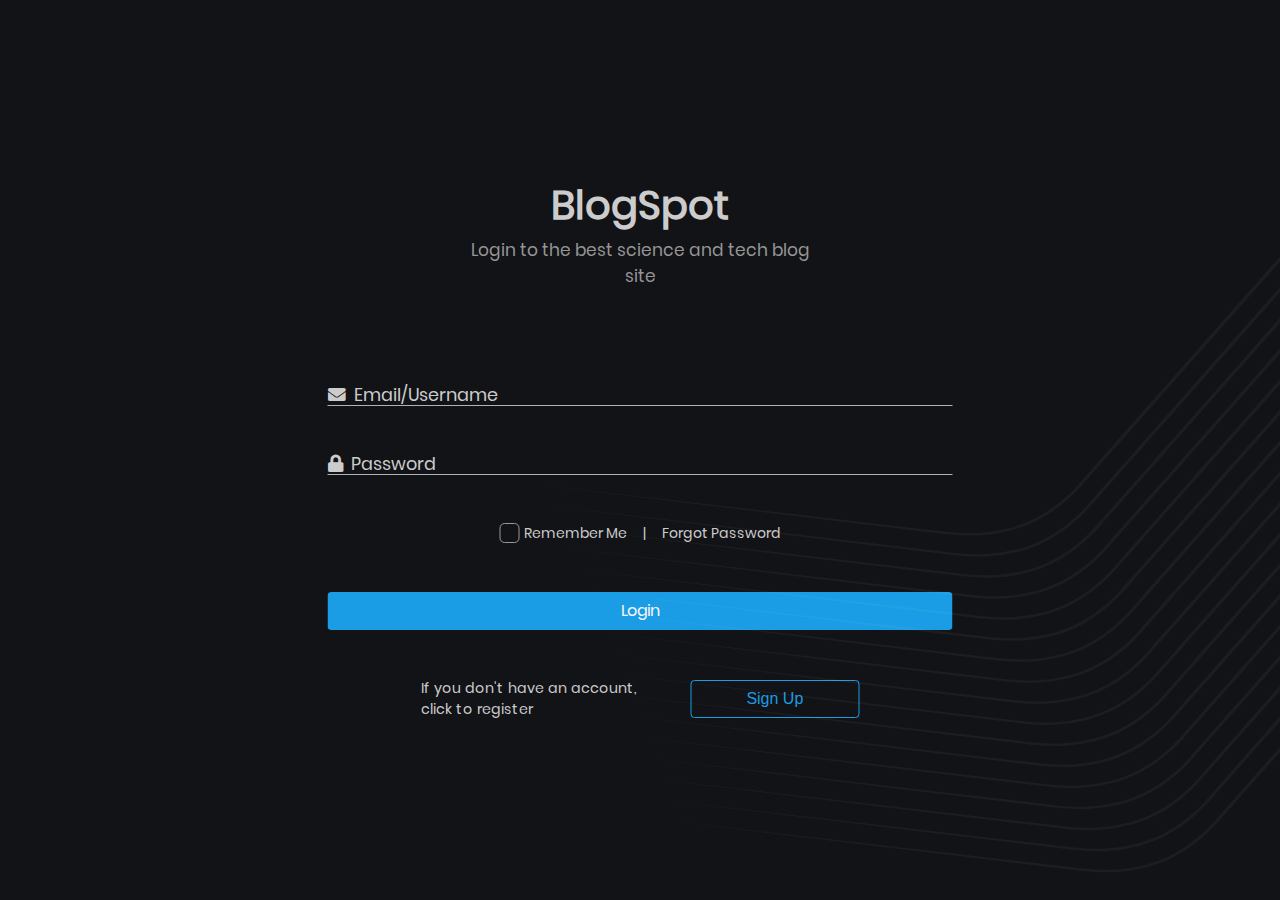
<file: index.html>
<!DOCTYPE html>
<html lang="en">
<head>
    <meta charset="UTF-8">
    <meta name="viewport" content="width=device-width, initial-scale=1.0">
    <meta http-equiv="X-UA-Compatible" content="ie=edge">
    <link rel="stylesheet" href="./css/util.css">
    <link rel="stylesheet" href="./css/style.css">
    <link rel="stylesheet" href="./fontawesome/css/all.min.css">
    <link rel="shortcut icon" href="/Favicon/favicon.ico" type="image/x-icon">
    <title>Blog Spot | Login</title>
</head>
<body id="body" class="preload">
<!--    Main Login Container-->
    <main class="login">
        <!--Lines SVG-->
        <div class="lines">
            <div class="line-image">
                <img src="./images/lines.svg" alt="">
            </div>
        </div>
        <!--Lines SVG-->
        <!--Login Section-->
        <section id="login" class="login-box login-main open-box">
            <!--Title-->
            <div class="img-container mb-5">
                <h1 class="color-white text-center">BlogSpot</h1>
                <p class="text-center color-text">Login to the best science and tech blog site</p>
            </div>
            <!--Title-->

            <!--Input Field-->
            <div class="input-box">
                <div class="input-field mt-5">
                    <input autocomplete="false" required id="email" class="" type="text">
                    <label class="color-white" for="email"><i class="fa fa-envelope mr-2"></i>Email/Username</label>
                </div>
                <div class="input-field mt-5">
                    <input required class="" type="password">
                    <label class="color-white" for="email"><i class="fas fa-lock mr-2"></i>Password</label>
                </div>
            </div>
            <!--Input Field-->
            <div class="mt-5 d-flex other-inp-box">
                <div class="d-flex align-items-center me-3">
                    <label class="checkbox-container me-1">
                        <input type="checkbox" >
                        <span class="checkmark"></span>
                    </label>
                    <span class="color-white">Remember Me</span>
                </div>
                <span class="color-white me-3">|</span>
                <a href="dashboard.html" class="color-white text-decoration-none">Forgot Password</a>
            </div>
            <a href="./dashboard.html" class="d-block btn btn-theme mt-5 w-100">
                Login
            </a>
            <div class="mt-5 d-flex align-items-center">
                <small class="color-white me-4">If you don't have an account, click to register</small>
                <button id="slidingBtn" type="button" style="width: 50%;" class="btn btn-outline-light">
                    Sign Up
                </button>
            </div>
        </section>
        <!--Login Section-->

        <!-- Registration Section -->
        <section id="register" class="d-none register login-box register-box">
            <div class="img-container mb-5">
                <h1 class="color-white text-center">BlogSpot</h1>
                <p class="text-center color-text">Sign Up Your Account to the best science and tech blog site</p>
            </div>
            <div class="input-box">
                <div class="d-flex flex-column flex-md-row ">
                    <div class="animated__input me-2 mt-5">
                        <input autocomplete="false" required id="fname" class="" type="text">
                        <label class="color-white" for="fname"><i class="fa fa-user mr-2"></i>First Name</label>
                        <div class="color-text">
                            <i class="fa fa-user"></i>
                        </div>
                    </div>
                    <div class="animated__input mt-5">
                        <input autocomplete="false" required id="lname" class="" type="text">
                        <label class="color-white" for="lname"><i class="fa fa-user mr-2"></i>Last Name</label>
                        <div class="color-text">
                            <i class="fa fa-user"></i>
                        </div>
                    </div>
                </div>
                <div class="animated__input mt-5">
                    <input autocomplete="false" required id="email_id" class="" type="text">
                    <label class="color-white" for="email_id"><i class="fa fa-envelope mr-2"></i>Email</label>
                    <div class="color-text">
                        <i class="fa fa-envelope"></i>
                    </div>
                </div>
                <div class="animated__input mt-5">
                    <input id="password_reg" required class="" type="password">
                    <label class="color-white" for="password_reg"><i class="fas fa-lock mr-2"></i>Password</label>
                    <div class="color-text pointer" onclick="visiblePassword('password_reg', this)">
                        <i class="fas fa-lock"></i>
                    </div>
                </div>

            </div>
            <div style="justify-content: flex-start; width: 100%" class="mt-5 d-flex other-inp-box">
                <label class="checkbox-container me-2">
                    <input type="checkbox" >
                    <span class="checkmark"></span>
                </label>
                <p class="color-white">I Agree To Terms and Conditions</p>
            </div>

            <a href="./dashboard.html" class="d-block btn btn-theme mt-5 w-100">
                Create Account
            </a>
            <div class="mt-5 d-flex align-items-center">
                <small class="color-white me-4">If you  have an account, click to login</small>
                <button id="slidingBtn2"  type="button" class="btn btn-outline-light">
                    LOGIN
                </button>
            </div>
        </section>
        <!-- Registration Section -->
    </main>
    <!-- Main Section -->
</body>
<script src="./js/index.js"></script>
<script src="./js/login.js"></script>
</html>
</file>
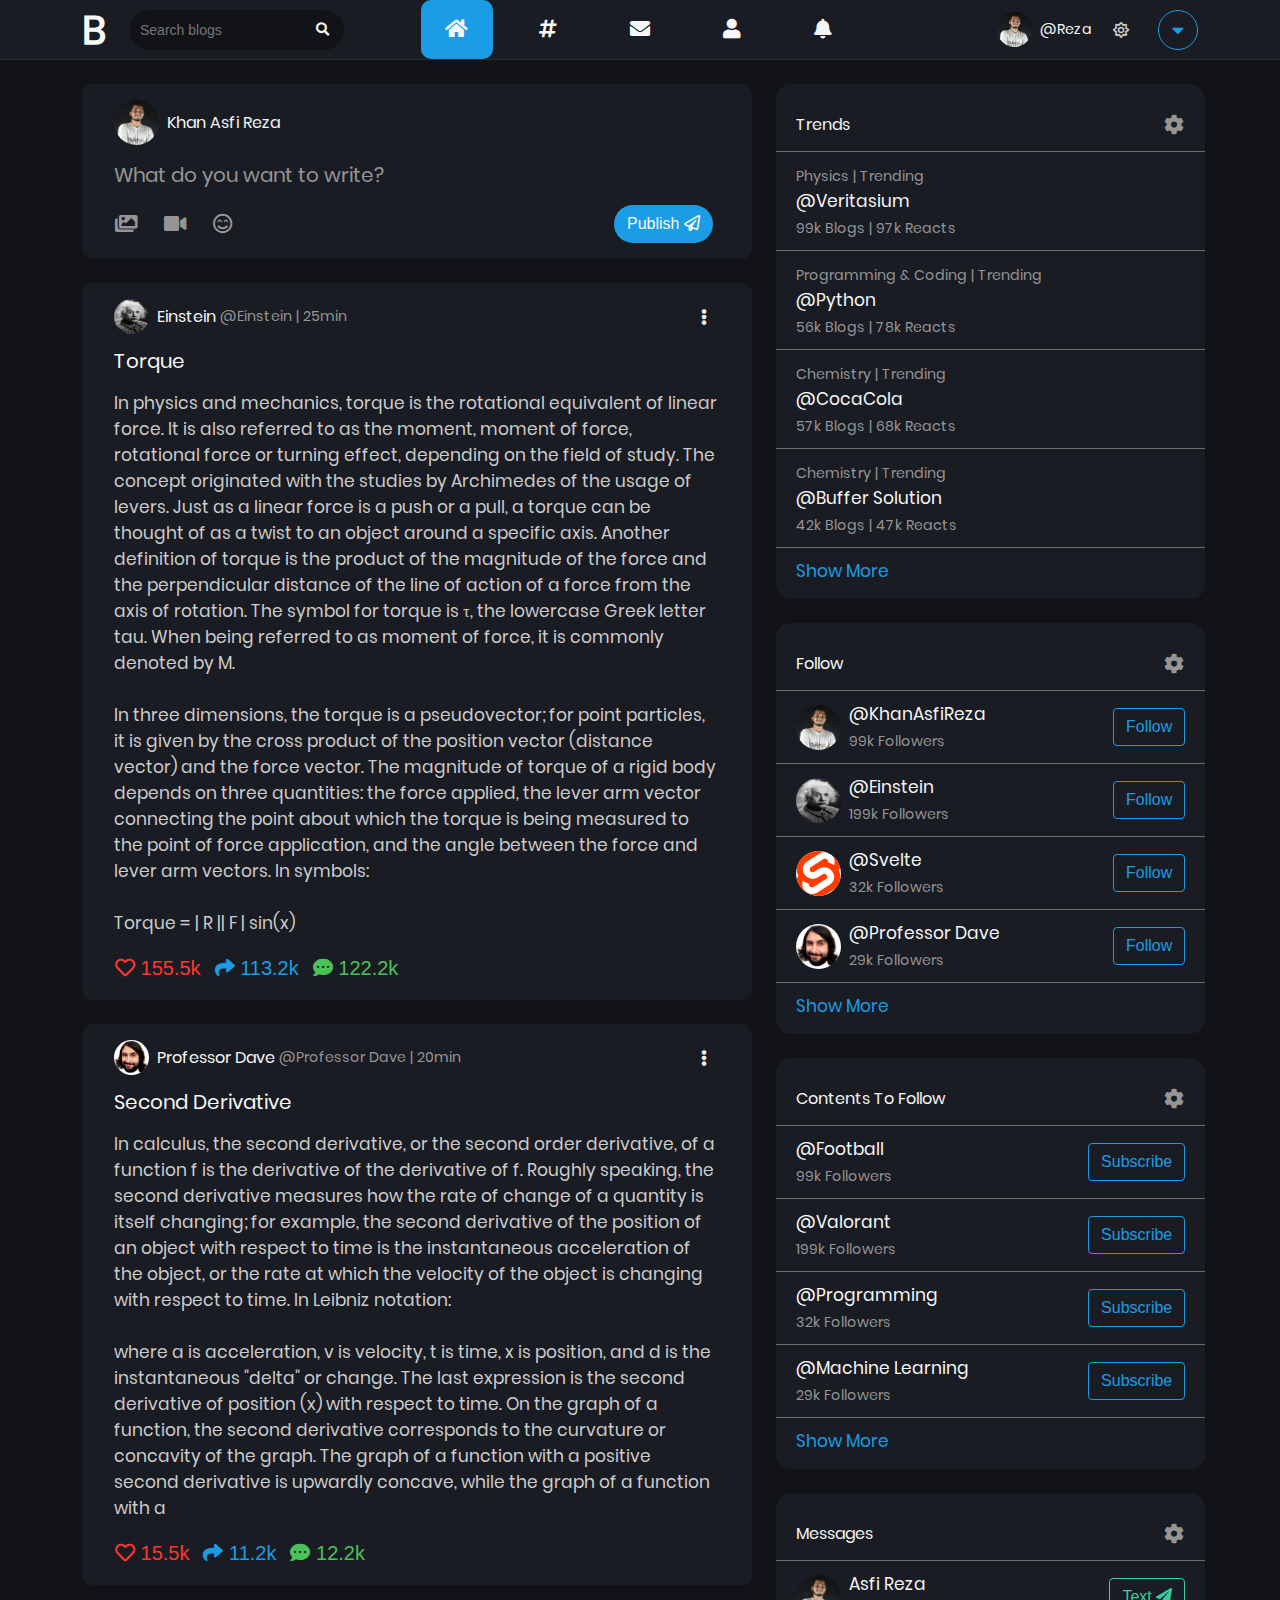
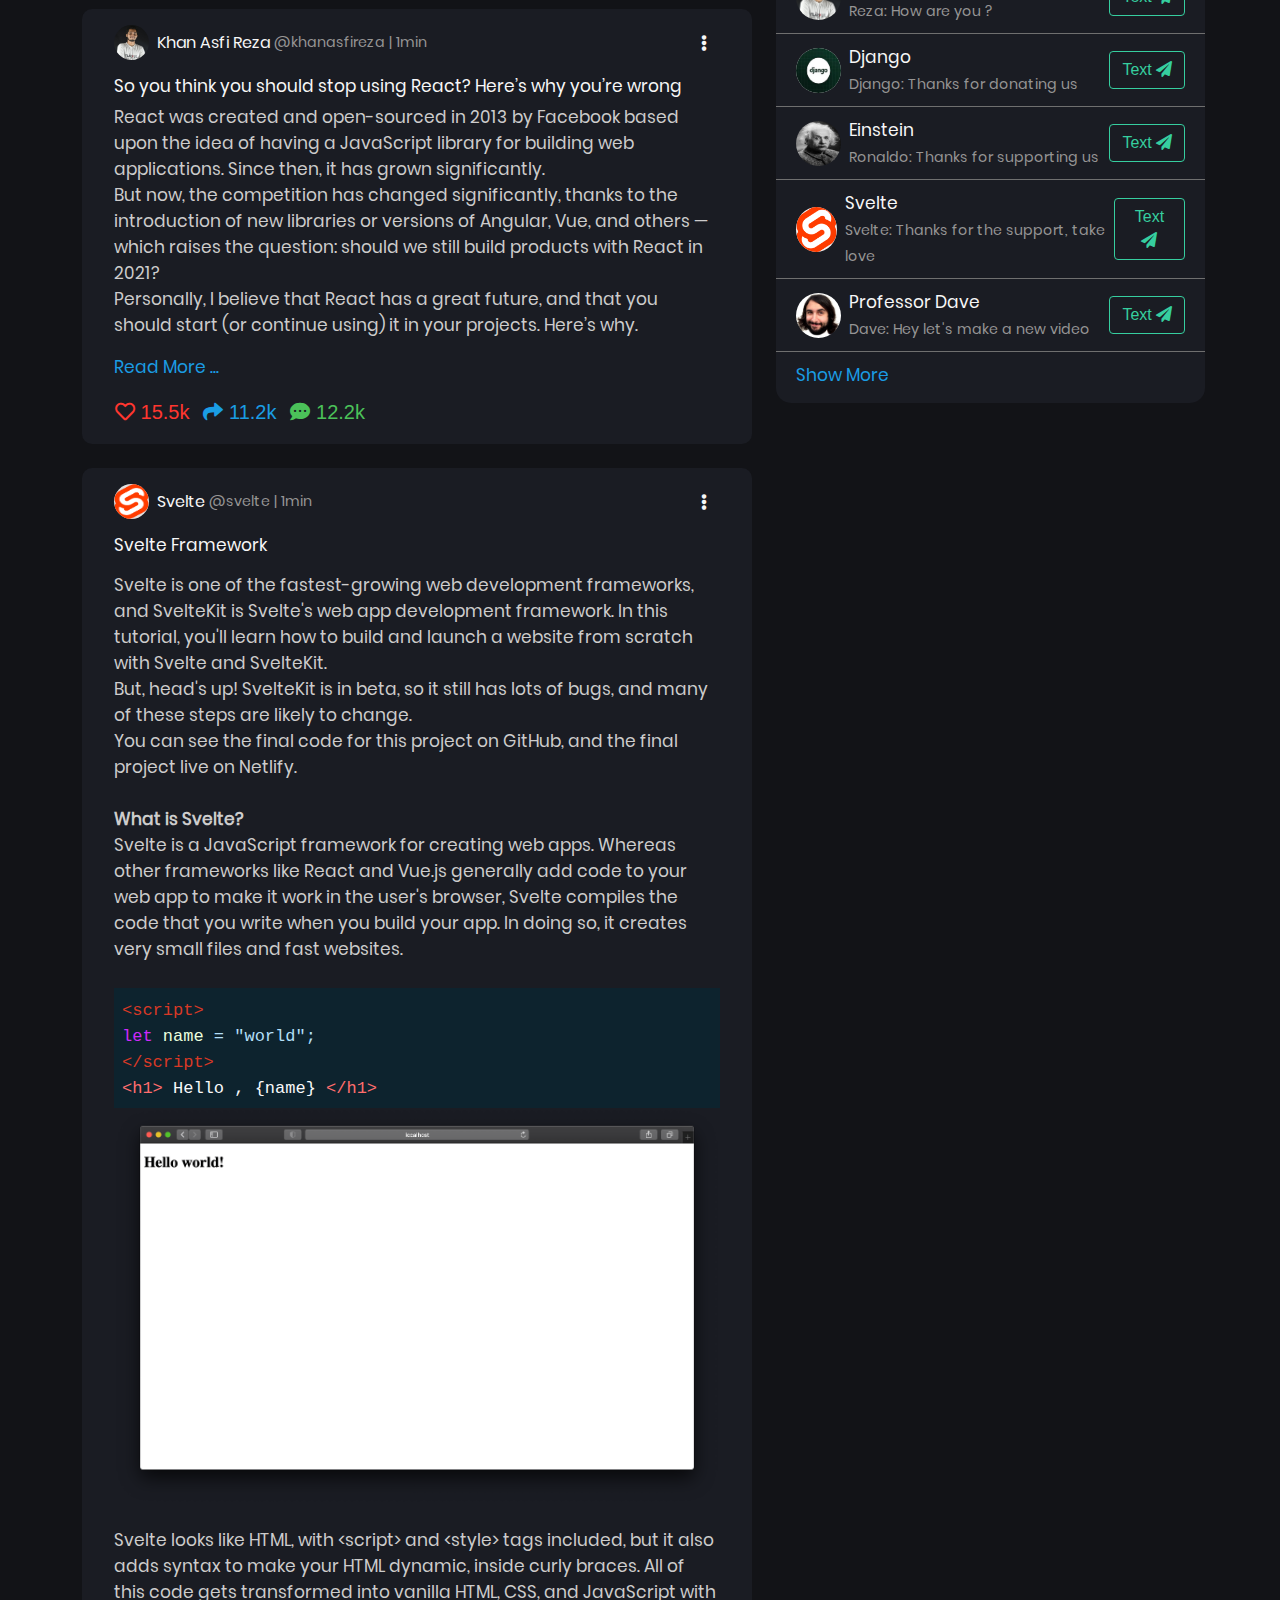
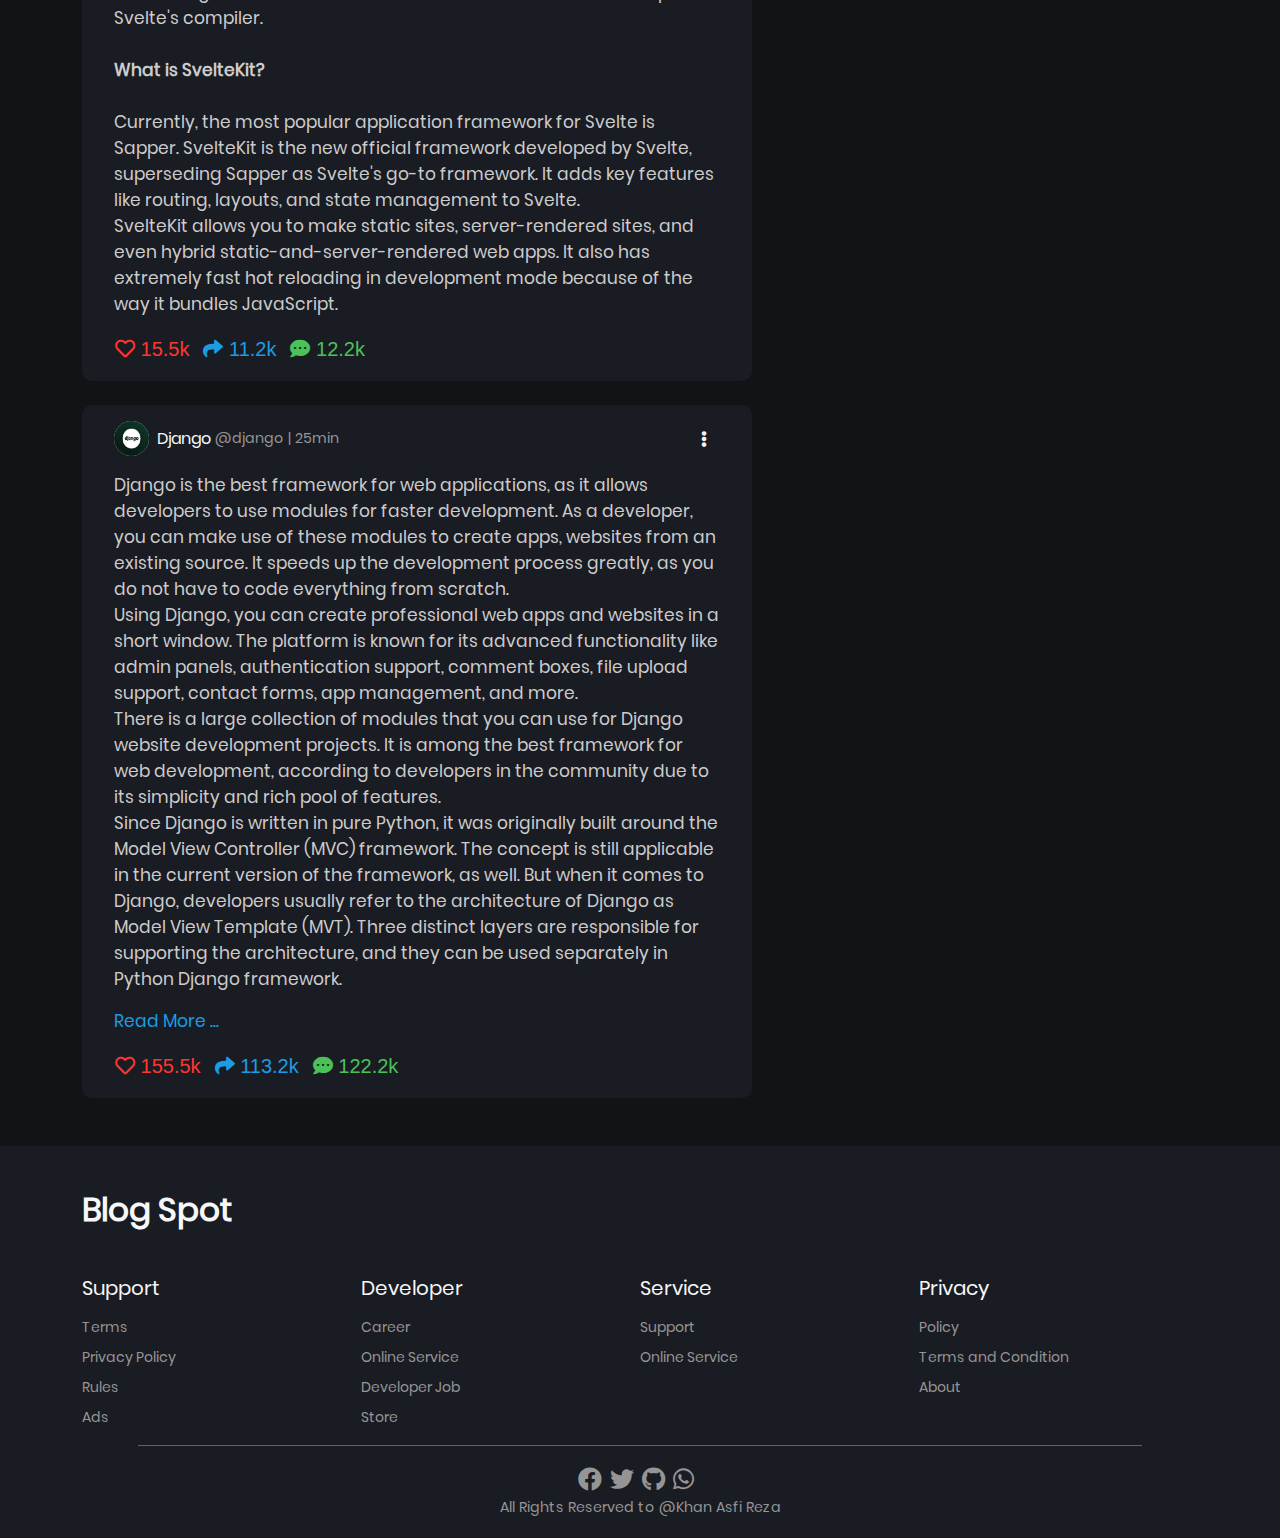
<file: dashboard.html>
<!DOCTYPE html>
<html lang="en">
<head>
    <meta charset="UTF-8">
    <meta name="viewport" content="width=device-width, initial-scale=1.0">
    <meta http-equiv="X-UA-Compatible" content="ie=edge">
    <link rel="stylesheet" href="./fontawesome/css/all.min.css">
    <link rel="stylesheet" href="./css/util.css">
    <link rel="stylesheet" href="./css/style.css">
    <link rel="shortcut icon" href="/Favicon/favicon.ico" type="image/x-icon">
    <title>Blog Spot</title>
</head>
<body id="body" class="theme-bg-dark">
    <!--Side Bar-->
    <aside id="bcumb" class="breadcrumb theme-content-dark-bg bcumb-close">
        <button id="bcumbCloseBtn" class="btn text-main close-btn">
            &times;
        </button>
        <div>
            <div class="d-flex justify-content-center align-items-center flex-column pro-pic-div">
                <div class="image-container profile-pic-big">
                    <img src="./images/reza.jpg" alt="Profile Picture">
                </div>
                <h6 class="text-main">@Reza</h6>
            </div>
            <div class="bcumb-menu mt-4">
                <ul>
                    <li class="active">
                        <a class="color-white" href="./dashboard.html">
                            <i class="fa fa-home me-2"></i> Home
                        </a>
                    </li>
                    <li>
                        <a class="color-white" href="./blog.html">
                            <i class="fas fa-hashtag me-2"></i> Trending
                        </a>
                    </li>
                    <li>
                        <a class="color-white" href="./user.html">
                            <i class="fa fa-bell me-2"> </i>Notification 
                        </a>
                    </li>
                    <li>
                        <a class="color-white" href="./blog.html">
                            <i class="fas fa-envelope me-2"></i> Messages
                        </a>
                    </li>
                    <li>
                        <a class="color-white" href="./user.html">
                            <i class="fas fa-user me-2"></i> Followers
                        </a>
                    </li>
                </ul>
            </div>
        </div>
    </aside>
    <!-- Header -->
    <header class="theme-content-dark-bg">
        <div class="container d-flex justify-space-between align-items-center h-100">
            <div class="d-flex align-items-center flex-2 nav-item-1">
                <h1 class="text-main m-0 me-4">B</h1>
                <div class="search-bar">
                    <input id="searchBarInput" placeholder="Search blogs" type="text">
                    <button id="searchBarBtn"><i class="fa fa-search"></i></button>
                </div>
            </div>
            <div class="flex-3 h-100 nav-item-2">
                <ul class="w-75 m-auto nav-menu">
                    <li class="active">
                        <a class="color-white" href="./dashboard.html">
                            <i class="fa fa-home"></i>
                        </a>
                    </li>
                    <li>
                        <a class="color-white" href="./dashboard.html">
                            <i class="fas fa-hashtag"></i>
                        </a>
                    </li>
                    <li>
                        <a class="color-white" href="./blog.html">
                            <i class="fas fa-envelope"></i>
                        </a>
                    </li>
                    <li>
                        <a class="color-white" href="./user.html">
                            <i class="fas fa-user"></i>
                        </a>
                    </li>
                    <li>
                        <a class="color-white" href="./user.html">
                            <i class="fa fa-bell">
                            </i>
                        </a>
                    </li>
                </ul>
            </div>
            <div class="flex-2 d-flex justify-content-end nav-item-3">
                <div class="d-flex align-items-center me-3">
                    <div class="profile-pic image-container me-2">
                        <img src="./images/reza.jpg" alt="">
                    </div>
                    <small class="text-main p-0 m-0 me-2">@Reza</small>
                    <span class="theme-changer" id="themeChanger2">
                        <i class="btn color-white fas fa-moon"></i>
                </span>
                </div>
                <div class="dropdown">
                    <button class="btn btn-outline-light btn-round" id="dropdownMenuButton" >
                        <i class="fas fa-caret-down"></i>
                    </button>
                    <ul class="dropdown-menu" id="dropDownMenu">
                        <li>
                            <a class="dropdown-item d-flex align-items-center" href="#">
                                <i class="fas fa-cog me-3"></i> <span>Settings</span>
                            </a>
                        </li>
                        <li>
                            <a class="dropdown-item d-flex align-items-center" href="#">
                                <i class="fas fa-user me-3"></i> <span>Account</span>
                            </a>
                        </li>
                        <li>
                            <a class="dropdown-item d-flex align-items-center" href="./index.html">
                                <i class="fas fa-sign-out-alt me-3"></i> <span>Logout</span>
                            </a>
                        </li>
                    </ul>
                </div>
            </div>
            <div class="flex-1 expand-btn">
                <span class="theme-changer" id="themeChanger">
                        <i class="btn color-white fas fa-moon"></i>
                </span>
                <button id="bcumbBtn" class="btn color-white">
                    <i class="fas fa-bars"></i>
                </button>
            </div>
        </div>
    </header>

    <!--Main Section -->
    <main class="container dashboard-main mt-4">
        <section id="contentSection">
            <div class="user-input w-100 theme-content-bg intro-anim">
                <div class="g-item g-item-1 d-flex align-items-center input-section s-1">
                    <div class="image-container profile-pic-big me-2">
                        <img src="./images/reza.jpg" alt="">
                    </div>
                    <h6 class="text-main">Khan Asfi Reza</h6>
                </div>
                <p class="g-item g-item-2 color-text m-0 p-0" id="contentWriter" contenteditable="true">What do you want to write?</p>
                <div class="g-item g-item-3 d-flex align-items-center justify-content-between w-100 s-2">
                    <div class="d-flex">
                        <button class="btn btn-text user-btn btn-emo color-text me-4">
                            <i class="fas fa-images"></i>
                        </button>
                        <button class="btn btn-text user-btn btn-emo color-text me-4">
                            <i class="fas fa-video"></i>
                        </button>
                        <button class="btn btn-text user-btn btn-emo color-text me-4">
                            <i class="far fa-smile-beam"></i>
                        </button>
                    </div>
                    <div>
                        <button id="publishBtn" class="btn btn-theme btn-rounded">Publish <i class="far fa-paper-plane"></i></button>
                    </div>
                </div>
            </div>

            <article class="content-box ctb theme-content-bg mt-4 intro-anim">
                <div class="content-inner">
                    <div class="d-flex justify-content-between align-items-md-center">
                        <div class="d-flex flex-column flex-md-row align-items-md-center">
                            <div class="profile-pic image-container me-2">
                                <img src="./images/einstein.jpg" alt="">
                            </div>
                            <h6 class="text-main m-0 me-1 mt-tab-1">Einstein</h6>
                            <small class="color-text m-0 mt-tab-1">@Einstein | 25min</small>
                        </div>
                        <button class="btn text-main btn-more">
                            <i class="fas fa-ellipsis-v"></i>
                        </button>
                    </div>
                    <h3 class="my-3 text-main">Torque</h3>
                    <p class="my-3 color-white">
                        In physics and mechanics, torque is the rotational equivalent of linear force. It is also referred to as the moment, moment of force, rotational force or turning effect, depending on the field of study. The concept originated with the studies by Archimedes of the usage of levers. Just as a linear force is a push or a pull, a torque can be thought of as a twist to an object around a specific axis. Another definition of torque is the product of the magnitude of the force and the perpendicular distance of the line of action of a force from the axis of rotation. The symbol for torque is  τ, the lowercase Greek letter tau. When being referred to as moment of force, it is commonly denoted by M.
                        <br><br>

                        In three dimensions, the torque is a pseudovector; for point particles, it is given by the cross product of the position vector (distance vector) and the force vector. The magnitude of torque of a rigid body depends on three quantities: the force applied, the lever arm vector connecting the point about which the torque is being measured to the point of force application, and the angle between the force and lever arm vectors. In symbols:
                        <br><br>
                        Torque = | R || F | sin(x)
                    </p>

                    <div class="mt-3">
                        <button class="btn btn-emo text-danger me-2">
                            <i class="far fa-heart"></i> 155.5k
                        </button>
                        <button class="btn btn-emo theme-color me-2">
                            <i class="fas fa-share"></i> 113.2k
                        </button>
                        <button class="btn btn-emo text-success me-2">
                            <i class="fas fa-comment-dots"></i> 122.2k
                        </button>

                    </div>
                </div>
            </article>
            <article class="content-box ctb theme-content-bg mt-4 intro-anim">
                <div class="content-inner">
                    <div class="d-flex align-items-md-center justify-content-between">
                        <div class="d-flex flex-column flex-md-row align-items-md-center">
                            <div class="profile-pic image-container me-2">
                                <img src="./images/dave.jpg" alt="">
                            </div>
                            <h6 class="text-main m-0 me-1 mt-tab-1">Professor Dave</h6>
                            <small class="color-text m-0 mt-tab-1">@Professor Dave | 20min</small>
                        </div>
                        <button class="btn text-main btn-more">
                            <i class="fas fa-ellipsis-v"></i>
                        </button>
                    </div>
                    <h3 class="my-3 text-main">Second Derivative</h3>
                    <p class="my-3 color-white">
                        In calculus, the second derivative, or the second order derivative, of a function f is the derivative of the derivative of f. Roughly speaking, the second derivative measures how the rate of change of a quantity is itself changing; for example, the second derivative of the position of an object with respect to time is the instantaneous acceleration of the object, or the rate at which the velocity of the object is changing with respect to time. In Leibniz notation:
                        <br><br>
                        where a is acceleration, v is velocity, t is time, x is position, and d is the instantaneous "delta" or change. The last expression  is the second derivative of position (x) with respect to time.

                        On the graph of a function, the second derivative corresponds to the curvature or concavity of the graph. The graph of a function with a positive second derivative is upwardly concave, while the graph of a function with a
                    </p>
                    <div class="mt-3">
                        <button class="btn btn-emo text-danger me-2">
                            <i class="far fa-heart"></i> 15.5k
                        </button>
                        <button class="btn btn-emo theme-color me-2">
                            <i class="fas fa-share"></i> 11.2k
                        </button>
                        <button class="btn btn-emo text-success me-2">
                            <i class="fas fa-comment-dots"></i> 12.2k
                        </button>

                    </div>
                </div>
            </article>
            <article class="content-box ctb theme-content-bg mt-4 intro-anim">
                <div class="content-inner">
                    <div class="d-flex justify-content-between align-items-md-center">
                        <div class="d-flex flex-column flex-md-row align-items-md-center">
                            <div class="profile-pic image-container me-2">
                                <img src="./images/reza.jpg" alt="">
                            </div>
                            <h6 class="text-main m-0 me-1 mt-tab-1">Khan Asfi Reza</h6>
                            <small class="color-text m-0 mt-tab-1">@khanasfireza | 1min</small>
                        </div>
                        <button class="btn text-main btn-more">
                            <i class="fas fa-ellipsis-v"></i>
                        </button>
                    </div>
                    <h4 class="text-main mt-3">So you think you should stop using React? Here’s why you’re wrong</h4>
                    <p class="color-white">
                        React was created and open-sourced in 2013 by Facebook based upon the idea of having a JavaScript library for building web applications. Since then, it has grown significantly.
                        <br>
                        But now, the competition has changed significantly, thanks to the introduction of new libraries or versions of Angular, Vue, and others — which raises the question: should we still build products with React in 2021?
                        <br>
                        Personally, I believe that React has a great future, and that you should start (or continue using) it in your projects. Here’s why.
                        <br>
                    </p>

                    <a href="/blog.html" class="text-decoration-none theme-color my-3 d-block">Read More ...</a>
                    <div class="mt-3">
                        <button class="btn btn-emo text-danger me-2">
                            <i class="far fa-heart"></i> 15.5k
                        </button>
                        <button class="btn btn-emo theme-color me-2">
                            <i class="fas fa-share"></i> 11.2k
                        </button>
                        <button class="btn btn-emo text-success me-2">
                            <i class="fas fa-comment-dots"></i> 12.2k
                        </button>
                    </div>
                </div>
            </article>
            <article class="content-box ctb theme-content-bg mt-4 row-2 intro-anim">
                <div class="content-inner">
                    <div class="d-flex justify-content-between align-items-md-center">
                        <div class="d-flex flex-column flex-md-row align-items-md-center">
                            <div class="profile-pic image-container me-2">
                                <img src="./images/svelte.png" alt="">
                            </div>
                            <h6 class="text-main m-0 me-1 mt-tab-1">Svelte</h6>
                            <small class="color-text m-0 mt-tab-1">@svelte | 1min</small>
                        </div>
                        <button class="btn text-main btn-more">
                            <i class="fas fa-ellipsis-v"></i>
                        </button>
                    </div>
                    <h4 class="text-main mt-3">Svelte Framework</h4>
                    <p class="mt-3 color-white">
                        Svelte is one of the fastest-growing web development frameworks, and SvelteKit is Svelte's web app development framework. In this tutorial, you'll learn how to build and launch a website from scratch with Svelte and SvelteKit.
                        <br>
                        But, head's up! SvelteKit is in beta, so it still has lots of bugs, and many of these steps are likely to change.
                        <br>
                        You can see the final code for this project on GitHub, and the final project live on Netlify.
                        <br><br>
                        <b>What is Svelte?</b><br>
                        Svelte is a JavaScript framework for creating web apps. Whereas other frameworks like React and Vue.js generally add code to your web app to make it work in the user's browser, Svelte compiles the code that you write when you build your app. In doing so, it creates very small files and fast websites.
                        <br><br>
                    </p>
                    <div class="theme-code w-100 p-2">
                        <code >
                            <span style="color: #d73926">&lt;script&gt;</span><br>
                            <span style="color: #cd2afa">let</span> <span style="color: #eaffdf">name</span> = &quot;world&quot;;<br>
                            <span style="color: #d73926">&lt;/script&gt;</span><br>
                            <span style="color:#ff6d6d;">&lt;h1&gt;</span> <span style="color: #f8f9fa">Hello , {name} </span> <span style="color:#ff6d6d;">&lt;/h1&gt;</span><br>

                        </code>
                    </div>
                    <div class="image-container">
                        <img src="./images/code.png" alt="">
                    </div>
                    <p class="mt-3 color-white">
                        Svelte looks like HTML, with &lt;script&gt; and &lt;style&gt; tags included, but it also adds syntax to make your HTML dynamic, inside curly braces. All of this code gets transformed into vanilla HTML, CSS, and JavaScript with Svelte's compiler. <br><br>
                        <b>What is SvelteKit?</b><br><br>
                        Currently, the most popular application framework for Svelte is Sapper. SvelteKit is the new official framework developed by Svelte, superseding Sapper as Svelte's go-to framework. It adds key features like routing, layouts, and state management to Svelte.
                        <br>
                        SvelteKit allows you to make static sites, server-rendered sites, and even hybrid static-and-server-rendered web apps. It also has extremely fast hot reloading in development mode because of the way it bundles JavaScript.
                    </p>
                    <div class="mt-3">
                        <button class="btn btn-emo text-danger me-2">
                            <i class="far fa-heart"></i> 15.5k
                        </button>
                        <button class="btn btn-emo theme-color me-2">
                            <i class="fas fa-share"></i> 11.2k
                        </button>
                        <button class="btn btn-emo text-success me-2">
                            <i class="fas fa-comment-dots"></i> 12.2k
                        </button>
                    </div>
                </div>
                
            </article>





        </section>
        <section  class="row-3">
            <article class="content-box ctb theme-content-bg intro-anim">
                <div class="content-inner">
                    <div class="d-flex justify-content-between align-items-md-center">
                        <div class="d-flex flex-column flex-md-row align-items-md-center">
                            <div class="profile-pic image-container me-2">
                                <img src="./images/dj.jpg" alt="">
                            </div>
                            <h6 class="text-main m-0 me-1 mt-tab-1">Django</h6>
                            <small class="color-text m-0 mt-tab-1">@django | 25min</small>
                        </div>
                        <button class="btn text-main btn-more">
                            <i class="fas fa-ellipsis-v"></i>
                        </button>
                    </div>
                    <p class="my-3 color-white">
                        Django is the best framework for web applications, as it allows developers to use modules for faster development. As a developer, you can make use of these modules to create apps, websites from an existing source. It speeds up the development process greatly, as you do not have to code everything from scratch.
                        <br>
                        Using Django, you can create professional web apps and websites in a short window. The platform is known for its advanced functionality like admin panels, authentication support, comment boxes, file upload support, contact forms, app management, and more.
                        <br>
                        There is a large collection of modules that you can use for Django website development projects. It is among the best framework for web development, according to developers in the community due to its simplicity and rich pool of features.
                        <br>
                        Since Django is written in pure Python, it was originally built around the Model View Controller (MVC) framework. The concept is still applicable in the current version of the framework, as well. But when it comes to Django, developers usually refer to the architecture of Django as Model View Template (MVT). Three distinct layers are responsible for supporting the architecture, and they can be used separately in Python Django framework.
                        <br>
                    </p>
                    <a href="/blog.html" class="text-decoration-none theme-color my-3 d-block">Read More ...</a>
                    <div class="mt-3">
                        <button class="btn btn-emo text-danger me-2">
                            <i class="far fa-heart"></i> 155.5k
                        </button>
                        <button class="btn btn-emo theme-color me-2">
                            <i class="fas fa-share"></i> 113.2k
                        </button>
                        <button class="btn btn-emo text-success me-2">
                            <i class="fas fa-comment-dots"></i> 122.2k
                        </button>
                        
                    </div>
                </div>
            </article>
        </section>
        <aside class="intro-anim">
            <div class="aside">
                <div class="heading d-flex justify-content-between align-items-center">
                    <h5 class="text-main">Trends</h5>
                    <button class="btn btn-text btn-emo color-text">
                        <i class="fas fa-cog"></i>
                    </button>
                </div>
                <div class="aside-content">
                    <small class="color-text">Physics | Trending</small>
                    <p class="text-main m-0">@Veritasium</p>
                    <small class="color-text">99k Blogs | 97k Reacts</small>
                </div>
                <div class="aside-content">
                    <small class="color-text">Programming & Coding | Trending</small>
                    <p class="text-main m-0">@Python</p>
                    <small class="color-text">56k Blogs | 78k Reacts</small>
                </div>
                <div class="aside-content">
                    <small class="color-text">Chemistry | Trending</small>
                    <p class="text-main m-0">@CocaCola</p>
                    <small class="color-text">57k Blogs | 68k Reacts</small>
                </div>
                <div class="aside-content">
                    <small class="color-text">Chemistry | Trending </small>
                    <p class="text-main m-0">@Buffer Solution</p>
                    <small class="color-text">42k Blogs | 47k Reacts</small>
                </div>
                <div class="aside-content">
                    <a href="" class="text-decoration-none theme-color">Show More</a>
                </div>
            </div>

            <div class="aside mt-4">
                <div class="heading d-flex justify-content-between align-items-center">
                    <h5 class="text-main">Follow</h5>
                    <button class="btn btn-text btn-emo color-text">
                        <i class="fas fa-cog"></i>
                    </button>
                </div>
                <div class="aside-content">
                    <div class="aside-content-follow">
                        <div class="d-flex align-items-center">
                            <div class="image-container profile-pic-big me-2">
                                <img src="./images/reza.jpg" alt="">
                            </div>
                            <div>
                                <p class="text-main m-0">@KhanAsfiReza</p>
                                <small class="color-text">99k Followers</small>
                            </div>
                        </div>

                        <button class="btn-outline-theme btn">
                            Follow
                        </button>
                    </div>
                </div>
                <div class="aside-content">
                    <div class="aside-content-follow">
                        <div class="d-flex align-items-center">
                            <div class="image-container profile-pic-big me-2">
                                <img src="./images/einstein.jpg" alt="">
                            </div>
                            <div>
                                <p class="text-main m-0">@Einstein</p>
                                <small class="color-text">199k Followers</small>
                            </div>
                        </div>
                        <button class="btn-outline-theme btn">
                            Follow
                        </button>
                    </div>
                </div>
                <div class="aside-content">
                    <div class="aside-content-follow">
                        <div class="d-flex align-items-center">
                            <div class="img-container profile-pic-big me-2">
                                <img src="./images/svelte.png" alt="">
                            </div>
                            <div>
                                <p class="text-main m-0">@Svelte</p>
                                <small class="color-text">32k Followers</small>
                            </div>
                        </div>
                        <button class="btn-outline-theme btn">
                            Follow
                        </button>
                    </div>
                </div>
                <div class="aside-content">
                    <div class="aside-content-follow">
                        <div class="d-flex align-items-center">
                            <div class="image-container profile-pic-big me-2">
                                <img src="./images/dave.jpg" alt="">
                            </div>
                            <div>
                                <p class="text-main m-0">@Professor Dave</p>
                                <small class="color-text">29k Followers</small>
                            </div>
                        </div>
                        <button class="btn btn-outline-theme">
                            Follow
                        </button>
                    </div>
                </div>
                <div class="aside-content">
                    <a href="" class="text-decoration-none theme-color">Show More</a>
                </div>
            </div>


            <div class="aside mt-4">
                <div class="heading d-flex justify-content-between align-items-center">
                    <h5 class="text-main">Contents To Follow</h5>
                    <button class="btn btn-text btn-emo color-text">
                        <i class="fas fa-cog"></i>
                    </button>
                </div>
                <div class="aside-content">
                    <div class="aside-content-follow">
                        <div class="d-flex align-items-center">
                            
                            <div>
                                <p class="text-main m-0">@Football</p>
                                <small class="color-text">99k Followers</small>
                            </div>
                        </div>

                        <button class="btn-outline-theme btn">
                            Subscribe
                        </button>
                    </div>
                </div>
                <div class="aside-content">
                    <div class="aside-content-follow">
                        <div class="d-flex align-items-center">
                            
                            <div>
                                <p class="text-main m-0">@Valorant</p>
                                <small class="color-text">199k Followers</small>
                            </div>
                        </div>
                        <button class="btn-outline-theme btn">
                            Subscribe
                        </button>
                    </div>
                </div>
                <div class="aside-content">
                    <div class="aside-content-follow">
                        <div class="d-flex align-items-center">
                            
                            <div>
                                <p class="text-main m-0">@Programming</p>
                                <small class="color-text">32k Followers</small>
                            </div>
                        </div>
                        <button class="btn-outline-theme btn">
                            Subscribe
                        </button>
                    </div>
                </div>
                <div class="aside-content">
                    <div class="aside-content-follow">
                        <div class="d-flex align-items-center">
                            
                            <div>
                                <p class="text-main m-0">@Machine Learning</p>
                                <small class="color-text">29k Followers</small>
                            </div>
                        </div>
                        <button class="btn btn-outline-theme">
                            Subscribe
                        </button>
                    </div>
                </div>
                <div class="aside-content">
                    <a href="" class="text-decoration-none theme-color">Show More</a>
                </div>
            </div>
            <div class="aside mt-4 d-n-none d-md-block">
                <div class="heading d-flex justify-content-between align-items-center">
                    <h5 class="text-main">Messages</h5>
                    <button class="btn btn-text btn-emo color-text">
                        <i class="fas fa-cog"></i>
                    </button>
                </div>
                <div class="aside-content">
                    <div class="aside-content-follow">
                        <div class="d-flex align-items-center">
                            <div class="image-container profile-pic-big me-2">
                                <img src="./images/reza.jpg" alt="">
                            </div>
                            <div>
                                <p class="text-main m-0">Asfi Reza</p>
                                <small class="color-text">Reza: How are you ?</small>
                            </div>
                        </div>

                        <button class="btn-outline-success btn">
                            Text <i class="fa fa-paper-plane"></i>
                        </button>
                    </div>
                </div>
                <div class="aside-content">
                    <div class="aside-content-follow">
                        <div class="d-flex align-items-center">
                            <div class="image-container profile-pic-big me-2">
                                <img src="./images/dj.jpg" alt="">
                            </div>
                            <div>
                                <p class="text-main m-0">Django</p>
                                <small class="color-text">Django: Thanks for donating us</small>
                            </div>
                        </div>
                        <button class="btn-outline-success btn">
                            Text <i class="fa fa-paper-plane"></i>
                        </button>
                    </div>
                </div>
                <div class="aside-content">
                    <div class="aside-content-follow">
                        <div class="d-flex align-items-center">
                            <div class="image-container profile-pic-big me-2">
                                <img src="./images/einstein.jpg" alt="">
                            </div>
                            <div>
                                <p class="text-main m-0">Einstein</p>
                                <small class="color-text">Ronaldo: Thanks for supporting us</small>
                            </div>
                        </div>
                        <button class="btn-outline-success btn">
                            Text <i class="fa fa-paper-plane"></i>
                        </button>
                    </div>
                </div>
                <div class="aside-content">
                    <div class="aside-content-follow">
                        <div class="d-flex align-items-center">
                            <div class="img-container profile-pic-big me-2">
                                <img src="./images/svelte.png" alt="">
                            </div>
                            <div>
                                <p class="text-main m-0">Svelte</p>
                                <small class="color-text">Svelte: Thanks for the support, take love</small>
                            </div>
                        </div>
                        <button class="btn-outline-success btn">
                            Text <i class="fa fa-paper-plane"></i>
                        </button>
                    </div>
                </div>
                <div class="aside-content">
                    <div class="aside-content-follow">
                        <div class="d-flex align-items-center">
                            <div class="image-container profile-pic-big me-2">
                                <img src="./images/dave.jpg" alt="">
                            </div>
                            <div>
                                <p class="text-main m-0">Professor Dave</p>
                                <small class="color-text">Dave: Hey let's make a new video</small>
                            </div>
                        </div>
                        <button class="btn-outline-success btn">
                            Text <i class="fa fa-paper-plane"></i>
                        </button>
                    </div>
                </div>
                <div class="aside-content">
                    <a href="" class="text-decoration-none theme-color">Show More</a>
                </div>
            </div>
        </aside>
    </main>
    <footer class="theme-content-dark-bg mt-5">
        <div class="container">
            <h2 class="text-main mb-5 mt-4">Blog Spot</h2>
            <div class="d-grid footer-grid">
                <div class="rc-1">
                        <h3 class="text-main">Support</h3>
                        <ul class="d-flex flex-column">
                            <li class="me-2 mt-1">
                                <a class="color-text" href="">Terms</a >
                            </li>
                            <li class="me-2 mt-1">
                                <a class="color-text" href="">Privacy Policy</a>
                            </li>
                            <li class="me-2 mt-1">
                                <a class="color-text" href="">Rules</a>
                            </li>
                            <li class="me-2 mt-1">
                                <a class="color-text" href="">Ads</a>
                            </li>
                        </ul>
                </div>
                <div class="rc-2">
                    <h3 class="text-main">Developer</h3>
                    <ul class="d-flex flex-column">
                        <li class="me-2 mt-1">
                            <a class="color-text" href="">Career</a >
                        </li>
                        <li class="me-2 mt-1">
                            <a class="color-text" href="">Online Service</a>
                        </li>
                        <li class="me-2 mt-1">
                            <a class="color-text" href="">Developer Job</a>
                        </li>
                        <li class="me-2 mt-1">
                            <a class="color-text" href="">Store</a>
                        </li>
                    </ul>
                </div>
                <div class="rc-2">
                    <h3 class="text-main">Service</h3>
                    <ul class="d-flex flex-column">
                        <li class="me-2 mt-1">
                            <a class="color-text" href="">Support</a >
                        </li>
                        <li class="me-2 mt-1">
                            <a class="color-text" href="">Online Service</a>
                        </li>

                    </ul>
                </div>
                <div class="rc-2">
                    <h3 class="text-main">Privacy</h3>
                    <ul class="d-flex flex-column">
                        <li class="me-2 mt-1">
                            <a class="color-text" href="">Policy</a >
                        </li>
                        <li class="me-2 mt-1">
                            <a class="color-text" href="">Terms and Condition</a>
                        </li>
                        <li class="me-2 mt-1">
                            <a class="color-text" href="">About</a>
                        </li>
                    </ul>
                </div>
            </div>
            <div class="u-line my-3"></div>
            <div class="d-flex flex-column align-items-center justify-content-center">
                <div class="d-flex flex-row">
                    <a href="https://www.khanasfireza.dev" class="color-text me-2 text-size-1">
                        <i class="fab fa-facebook"></i>
                    </a>
                    <a href="https://www.khanasfireza.dev" class="color-text me-2 text-size-1">
                        <i class="fab fa-twitter"></i>
                    </a>
                    <a href="https://www.github.com/khan-asfi-reza" class="color-text me-2 text-size-1">
                        <i class="fab fa-github"></i>
                    </a>
                    <a href="https://www.khanasfireza.dev" class="color-text me-2 text-size-1">
                        <i class="fab fa-whatsapp"></i>
                    </a>
                </div>
                <small class="color-text text-center">
                    All Rights Reserved to @Khan Asfi Reza
                </small>
            </div>
        </div>
    </footer>
</body>
<script src="./js/index.js"></script>
<script src="./js/dashboard.js"></script>
</html>
</file>
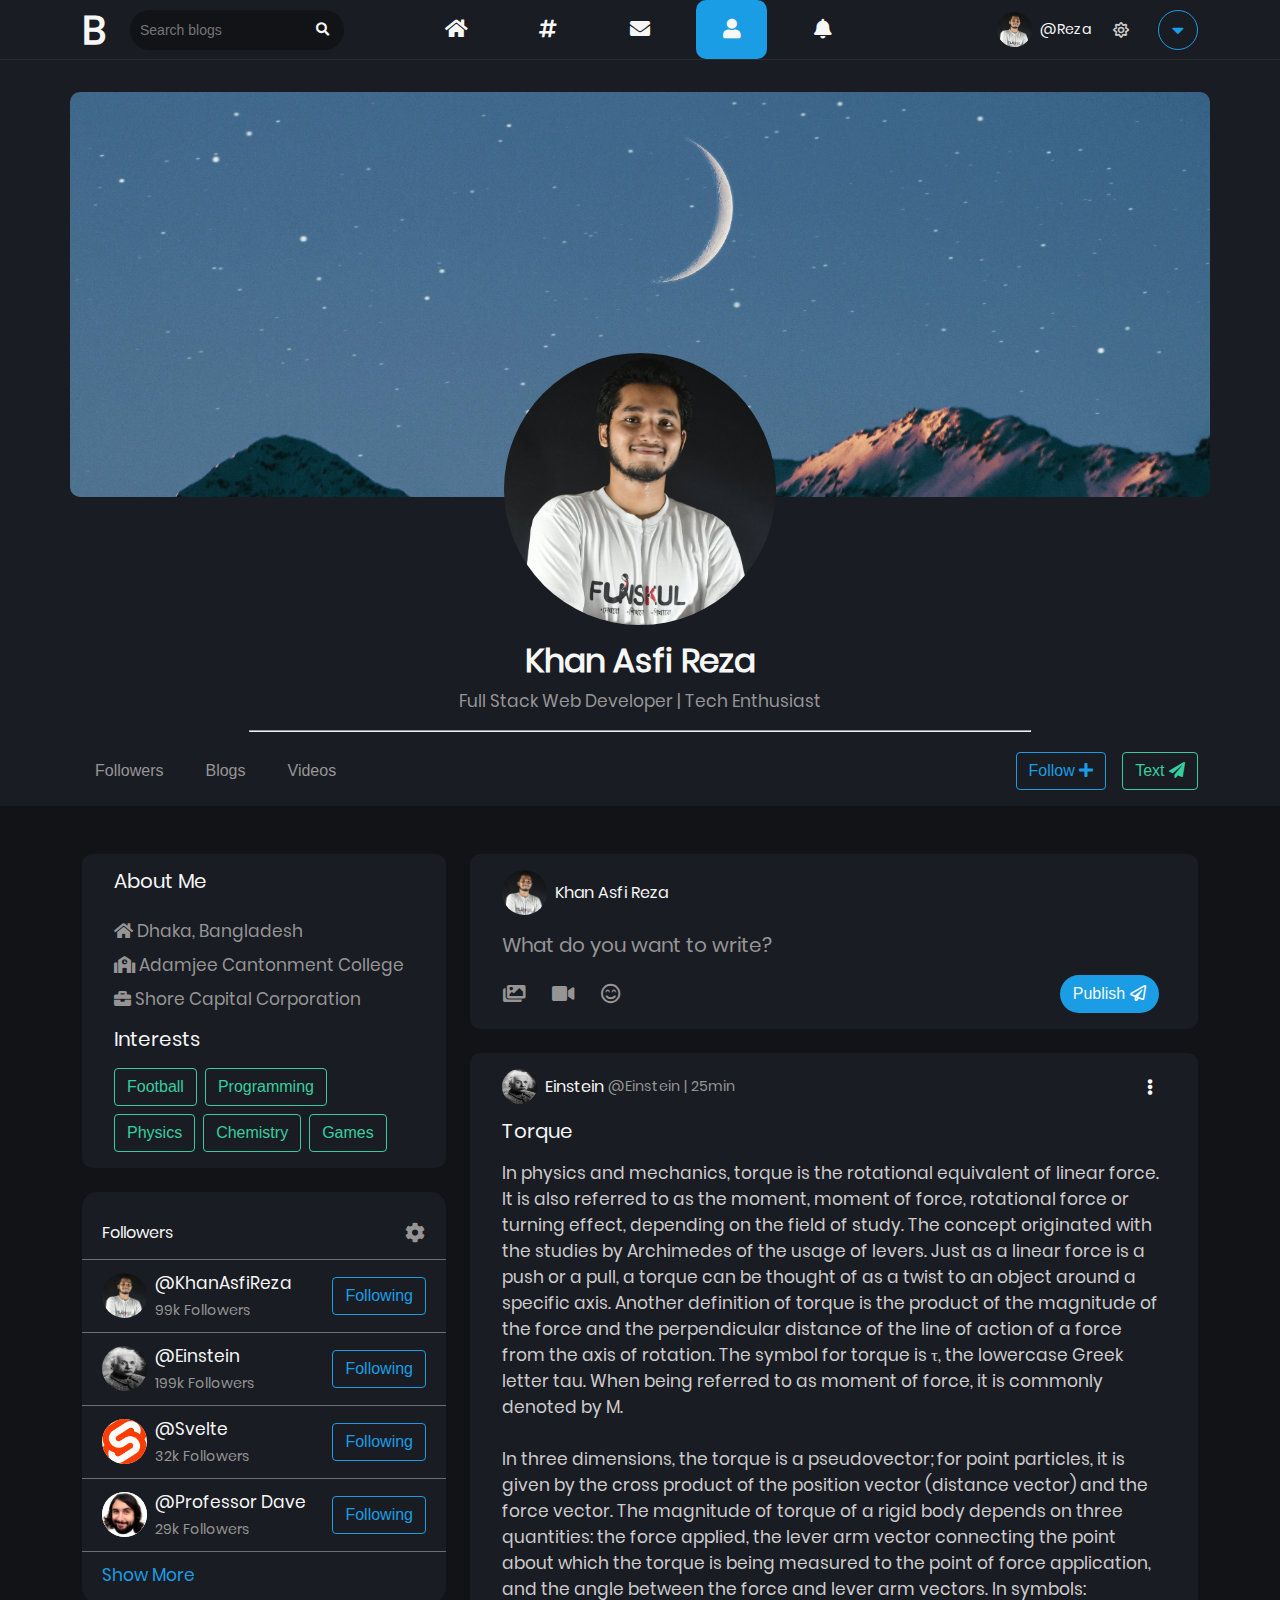
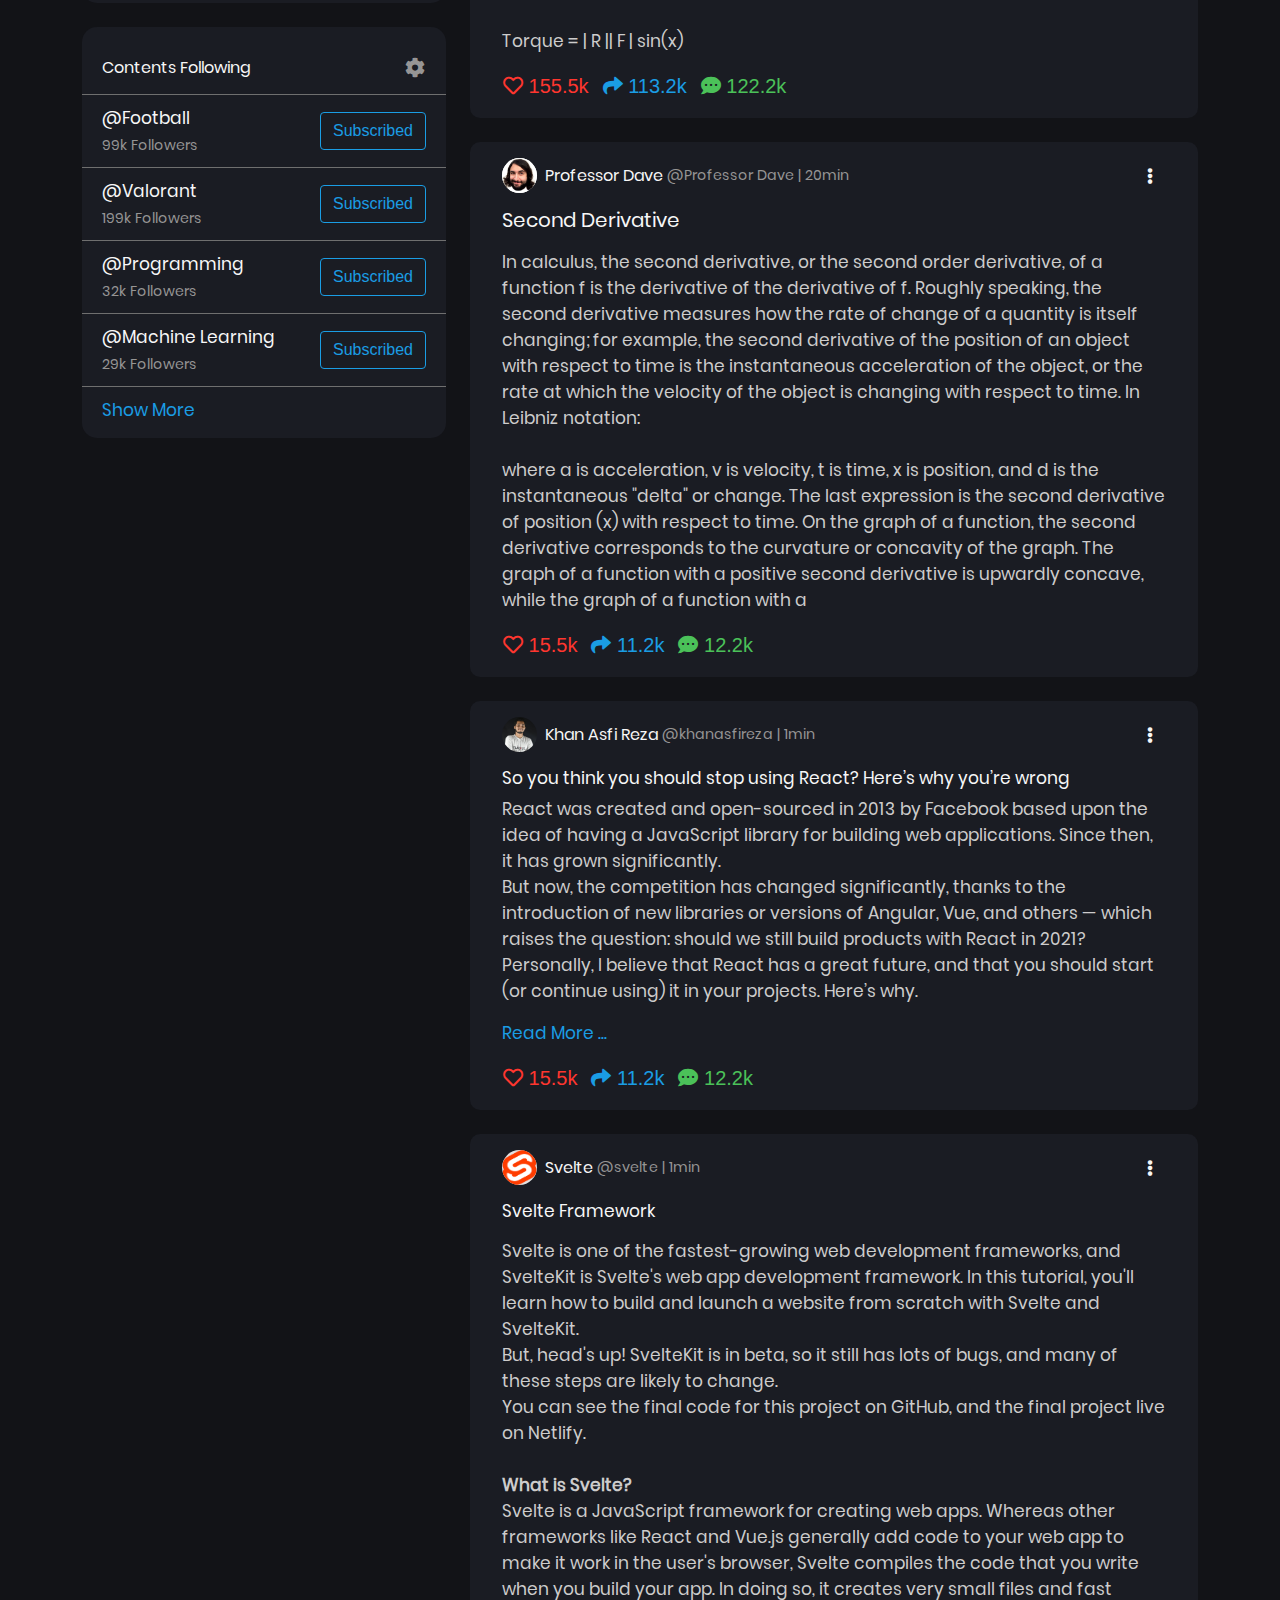
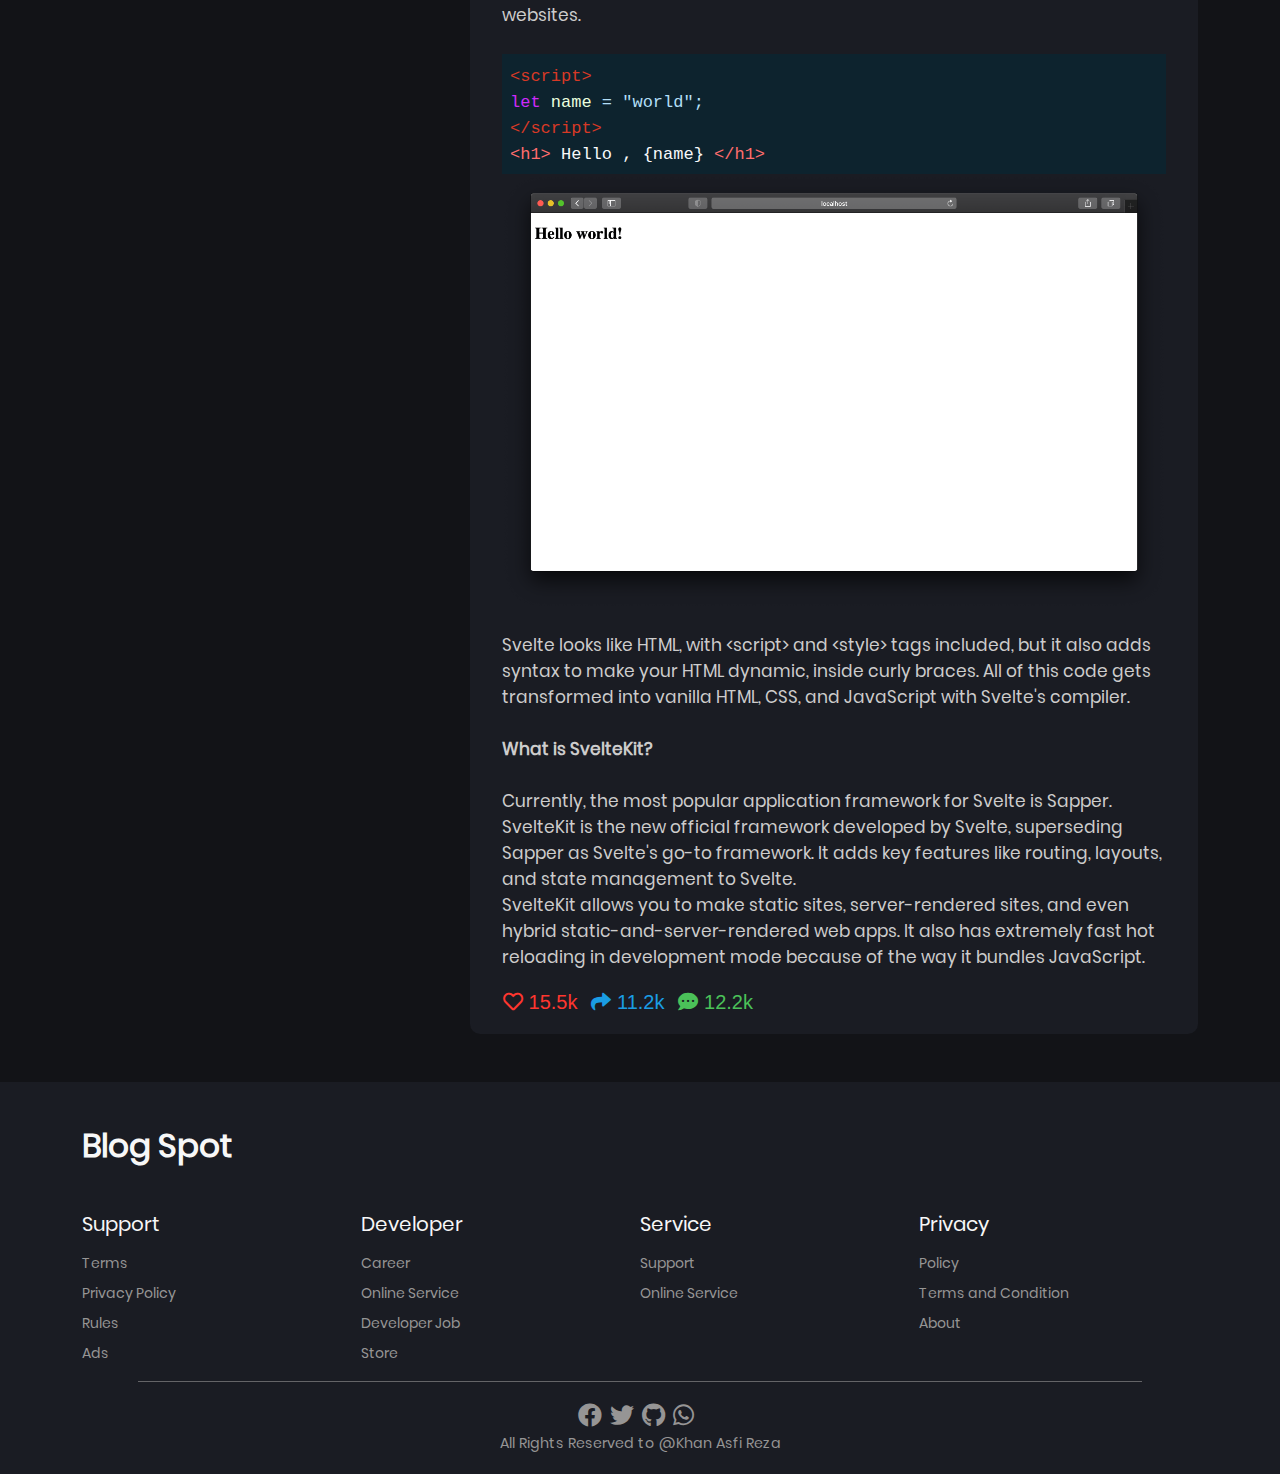
<file: user.html>
<!DOCTYPE html>
<html lang="en">
<head>
    <meta charset="UTF-8">
    <meta name="viewport" content="width=device-width, initial-scale=1.0">
    <meta http-equiv="X-UA-Compatible" content="ie=edge">
    <link rel="stylesheet" href="./fontawesome/css/all.min.css">
    <link rel="stylesheet" href="./css/util.css">
    <link rel="stylesheet" href="./css/style.css">
    <link rel="shortcut icon" href="/Favicon/favicon.ico" type="image/x-icon">
    <title>Blog Spot</title>
</head>
<body id="body" class="theme-bg-dark ">
<aside id="bcumb" class="breadcrumb theme-content-dark-bg bcumb-close">
    <button id="bcumbCloseBtn" class="btn text-main close-btn">
        &times;
    </button>
    <div>
        <div class="d-flex justify-content-center align-items-center flex-column pro-pic-div">
            <div class="image-container profile-pic-big">
                <img src="./images/reza.jpg" alt="Profile Picture">
            </div>
            <h6 class="text-main">@Reza</h6>
        </div>
        <div class="bcumb-menu mt-4">
            <ul>
                <li class="">
                    <a class="color-white" href="./dashboard.html">
                        <i class="fa fa-home me-2"></i> Home
                    </a>
                </li>
                <li>
                    <a class="color-white" href="./blog.html">
                        <i class="fas fa-hashtag me-2"></i> Trending
                    </a>
                </li>
                <li>
                    <a class="color-white" href="./user.html">
                        <i class="fa fa-bell me-2"> </i>Notification
                    </a>
                </li>
                <li>
                    <a class="color-white" href="./blog.html">
                        <i class="fas fa-envelope me-2"></i> Messages
                    </a>
                </li>
                <li class="active">
                    <a class="color-white" href="./user.html">
                        <i class="fas fa-user me-2"></i> User
                    </a>
                </li>
            </ul>
        </div>
    </div>
</aside>
<header class="theme-content-dark-bg">
    <div class="container d-flex justify-space-between align-items-center h-100">
        <div class="d-flex align-items-center flex-2 nav-item-1">
            <h1 class="text-main m-0 me-4">B</h1>
            <div class="search-bar">
                <input id="searchBarInput" placeholder="Search blogs" type="text">
                <button id="searchBarBtn"><i class="fa fa-search"></i></button>
            </div>
        </div>
        <div class="flex-3 h-100 nav-item-2">
            <ul class="w-75 m-auto nav-menu">
                <li class="">
                    <a class="color-white" href="./dashboard.html">
                        <i class="fa fa-home"></i>
                    </a>
                </li>
                <li>
                    <a class="color-white" href="./dashboard.html">
                        <i class="fas fa-hashtag"></i>
                    </a>
                </li>
                <li>
                    <a class="color-white" href="./blog.html">
                        <i class="fas fa-envelope"></i>
                    </a>
                </li>
                <li class="active">
                    <a class="color-white" href="./user.html">
                        <i class="fas fa-user"></i>
                    </a>
                </li>
                <li>
                    <a class="color-white" href="./user.html">
                        <i class="fa fa-bell">
                        </i>
                    </a>
                </li>
            </ul>
        </div>
        <div class="flex-2 d-flex justify-content-end nav-item-3">
            <div class="d-flex align-items-center me-3">
                <div class="profile-pic image-container me-2">
                    <img src="./images/reza.jpg" alt="">
                </div>
                <small class="text-main p-0 m-0 me-2">@Reza</small>
                <span class="theme-changer" id="themeChanger2">
                        <i class="btn color-white fas fa-moon"></i>
                </span>
            </div>
            <div class="dropdown">
                <button class="btn btn-outline-light btn-round" id="dropdownMenuButton">
                    <i class="fas fa-caret-down"></i>
                </button>
                <ul class="dropdown-menu" id="dropDownMenu">
                    <li>
                        <a class="dropdown-item d-flex align-items-center" href="#">
                            <i class="fas fa-cog me-3"></i> <span>Settings</span>
                        </a>
                    </li>
                    <li>
                        <a class="dropdown-item d-flex align-items-center" href="#">
                            <i class="fas fa-user me-3"></i> <span>Account</span>
                        </a>
                    </li>
                    <li>
                        <a class="dropdown-item d-flex align-items-center" href="./index.html">
                            <i class="fas fa-sign-out-alt me-3"></i> <span>Logout</span>
                        </a>
                    </li>
                </ul>
            </div>
        </div>
        <div class="flex-1 expand-btn">
                <span class="theme-changer" id="themeChanger">
                        <i class="btn color-white fas fa-moon"></i>
                </span>
            <button id="bcumbBtn" class="btn color-white">
                <i class="fas fa-bars"></i>
            </button>
        </div>
    </div>
</header>
<main>
    <div class="profile-section theme-content-dark-bg pt-3">
        <div class="container image-container w-100 cover-image"></div>
        <div class="p-3 profile-container d-flex align-items-center flex-column container">
            <div class="image-container profile-pic-xl profile-picture-m-up">
                <img src="./images/reza.jpg" alt="">
            </div>
            <h2 class="text-main mt-3">Khan Asfi Reza</h2>
            <p class="color-text text-center">Full Stack Web Developer | Tech Enthusiast</p>
            <hr class="my-3" style="width: 70%">
        </div>
        <div class="d-flex flex-md-row flex-column justify-content-between align-items-center container pb-3">
            <div class="d-flex mt-1">
                <button class="btn color-text me-3">
                    Followers
                </button>
                <button class="btn color-text me-3">
                    Blogs
                </button>
                <button class="btn color-text me-3">
                    Videos
                </button>
            </div>

            <div class="d-flex mt-1">
                <button class="btn btn-outline-theme me-3">
                    Follow <i class="fas fa-plus"></i>
                </button>
                <button class="btn btn-outline-success">
                    Text <i class="fas fa-paper-plane"></i>
                </button>

            </div>
        </div>
    </div>
</main>
<main class="container mt-4 user-container-grid">
    <aside class="side-main">
        <div class="intro-anim  w-100 content-box theme-content-bg mt-4 mb-4">
            <div class="content-inner">
                <h3 class="text-main">About Me</h3>
                <p class="color-text mt-4">
                    <i class="fas fa-home"></i>
                    Dhaka, Bangladesh
                </p>
                <p class="color-text mt-2">
                    <i class="fas fa-school"></i>
                    Adamjee Cantonment College
                </p>

                <p class="color-text mt-2">
                    <i class="fas fa-briefcase"></i>
                    Shore Capital Corporation
                </p>
                <h3 class="text-main mt-3">Interests</h3>
                <div class="mt-1 d-flex flex-wrap">
                    <button disabled class="btn btn-outline-success me-2 mt-2">
                        Football
                    </button>
                    <button disabled class="btn btn-outline-success me-2 mt-2">
                        Programming
                    </button>
                    <button disabled class="btn btn-outline-success me-2 mt-2">
                        Physics
                    </button>
                    <button disabled class="btn btn-outline-success me-2 mt-2">
                        Chemistry
                    </button>
                    <button disabled class="btn btn-outline-success me-2 mt-2">
                        Games
                    </button>
                </div>
            </div>
        </div>
        <div class="aside mt-4">
            <div class="heading d-flex justify-content-between align-items-center">
                <h5 class="text-main">Followers</h5>
                <button class="btn btn-text btn-emo color-text">
                    <i class="fas fa-cog"></i>
                </button>
            </div>
            <div class="aside-content">
                <div class="aside-content-follow">
                    <div class="d-flex align-items-center">
                        <div class="image-container profile-pic-big me-2">
                            <img src="./images/reza.jpg" alt="">
                        </div>
                        <div>
                            <p class="text-main m-0">@KhanAsfiReza</p>
                            <small class="color-text">99k Followers</small>
                        </div>
                    </div>

                    <button class="btn-outline-theme btn">
                        Following
                    </button>
                </div>
            </div>
            <div class="aside-content">
                <div class="aside-content-follow">
                    <div class="d-flex align-items-center">
                        <div class="image-container profile-pic-big me-2">
                            <img src="./images/einstein.jpg" alt="">
                        </div>
                        <div>
                            <p class="text-main m-0">@Einstein</p>
                            <small class="color-text">199k Followers</small>
                        </div>
                    </div>
                    <button class="btn-outline-theme btn">
                        Following
                    </button>
                </div>
            </div>
            <div class="aside-content">
                <div class="aside-content-follow">
                    <div class="d-flex align-items-center">
                        <div class="img-container profile-pic-big me-2">
                            <img src="./images/svelte.png" alt="">
                        </div>
                        <div>
                            <p class="text-main m-0">@Svelte</p>
                            <small class="color-text">32k Followers</small>
                        </div>
                    </div>
                    <button class="btn-outline-theme btn">
                        Following
                    </button>
                </div>
            </div>
            <div class="aside-content">
                <div class="aside-content-follow">
                    <div class="d-flex align-items-center">
                        <div class="image-container profile-pic-big me-2">
                            <img src="./images/dave.jpg" alt="">
                        </div>
                        <div>
                            <p class="text-main m-0">@Professor Dave</p>
                            <small class="color-text">29k Followers</small>
                        </div>
                    </div>
                    <button class="btn btn-outline-theme">
                        Following
                    </button>
                </div>
            </div>
            <div class="aside-content">
                <a href="" class="text-decoration-none theme-color">Show More</a>
            </div>
        </div>
        <div class="aside mt-4">
            <div class="heading d-flex justify-content-between align-items-center">
                <h5 class="text-main">Contents Following</h5>
                <button class="btn btn-text btn-emo color-text">
                    <i class="fas fa-cog"></i>
                </button>
            </div>
            <div class="aside-content">
                <div class="aside-content-follow">
                    <div class="d-flex align-items-center">

                        <div>
                            <p class="text-main m-0">@Football</p>
                            <small class="color-text">99k Followers</small>
                        </div>
                    </div>

                    <button class="btn-outline-theme btn">
                        Subscribed
                    </button>
                </div>
            </div>
            <div class="aside-content">
                <div class="aside-content-follow">
                    <div class="d-flex align-items-center">

                        <div>
                            <p class="text-main m-0">@Valorant</p>
                            <small class="color-text">199k Followers</small>
                        </div>
                    </div>
                    <button class="btn-outline-theme btn">
                        Subscribed
                    </button>
                </div>
            </div>
            <div class="aside-content">
                <div class="aside-content-follow">
                    <div class="d-flex align-items-center">

                        <div>
                            <p class="text-main m-0">@Programming</p>
                            <small class="color-text">32k Followers</small>
                        </div>
                    </div>
                    <button class="btn-outline-theme btn">
                        Subscribed
                    </button>
                </div>
            </div>
            <div class="aside-content">
                <div class="aside-content-follow">
                    <div class="d-flex align-items-center">

                        <div>
                            <p class="text-main m-0">@Machine Learning</p>
                            <small class="color-text">29k Followers</small>
                        </div>
                    </div>
                    <button class="btn btn-outline-theme">
                        Subscribed
                    </button>
                </div>
            </div>
            <div class="aside-content">
                <a href="" class="text-decoration-none theme-color">Show More</a>
            </div>
        </div>
    </aside>
    <section id="contentSection" class="mt-4">
        <div class="user-input w-100 theme-content-bg intro-anim">
            <div class="g-item g-item-1 d-flex align-items-center input-section s-1">
                <div class="image-container profile-pic-big me-2">
                    <img src="./images/reza.jpg" alt="">
                </div>
                <h6 class="text-main">Khan Asfi Reza</h6>
            </div>
            <p class="g-item g-item-2 color-text m-0 p-0" id="contentWriter" contenteditable="true">What do you want to
                write?</p>
            <div class="g-item g-item-3 d-flex align-items-center justify-content-between w-100 s-2">
                <div class="d-flex">
                    <button class="btn btn-text user-btn btn-emo color-text me-4">
                        <i class="fas fa-images"></i>
                    </button>
                    <button class="btn btn-text user-btn btn-emo color-text me-4">
                        <i class="fas fa-video"></i>
                    </button>
                    <button class="btn btn-text user-btn btn-emo color-text me-4">
                        <i class="far fa-smile-beam"></i>
                    </button>
                </div>
                <div>
                    <button id="publishBtn" class="btn btn-theme btn-rounded">Publish <i class="far fa-paper-plane"></i>
                    </button>
                </div>
            </div>
        </div>

        <article class="content-box ctb theme-content-bg mt-4 intro-anim">
            <div class="content-inner">
                <div class="d-flex justify-content-between align-items-md-center">
                    <div class="d-flex flex-column flex-md-row align-items-md-center">
                        <div class="profile-pic image-container me-2">
                            <img src="./images/einstein.jpg" alt="">
                        </div>
                        <h6 class="text-main m-0 me-1 mt-tab-1">Einstein</h6>
                        <small class="color-text m-0 mt-tab-1">@Einstein | 25min</small>
                    </div>
                    <button class="btn text-main btn-more">
                        <i class="fas fa-ellipsis-v"></i>
                    </button>
                </div>
                <h3 class="my-3 text-main">Torque</h3>
                <p class="my-3 color-white">
                    In physics and mechanics, torque is the rotational equivalent of linear force. It is also referred
                    to as the moment, moment of force, rotational force or turning effect, depending on the field of
                    study. The concept originated with the studies by Archimedes of the usage of levers. Just as a
                    linear force is a push or a pull, a torque can be thought of as a twist to an object around a
                    specific axis. Another definition of torque is the product of the magnitude of the force and the
                    perpendicular distance of the line of action of a force from the axis of rotation. The symbol for
                    torque is τ, the lowercase Greek letter tau. When being referred to as moment of force, it is
                    commonly denoted by M.
                    <br><br>

                    In three dimensions, the torque is a pseudovector; for point particles, it is given by the cross
                    product of the position vector (distance vector) and the force vector. The magnitude of torque of a
                    rigid body depends on three quantities: the force applied, the lever arm vector connecting the point
                    about which the torque is being measured to the point of force application, and the angle between
                    the force and lever arm vectors. In symbols:
                    <br><br>
                    Torque = | R || F | sin(x)
                </p>

                <div class="mt-3">
                    <button class="btn btn-emo text-danger me-2">
                        <i class="far fa-heart"></i> 155.5k
                    </button>
                    <button class="btn btn-emo theme-color me-2">
                        <i class="fas fa-share"></i> 113.2k
                    </button>
                    <button class="btn btn-emo text-success me-2">
                        <i class="fas fa-comment-dots"></i> 122.2k
                    </button>

                </div>
            </div>
        </article>
        <article class="content-box ctb theme-content-bg mt-4 intro-anim">
            <div class="content-inner">
                <div class="d-flex align-items-md-center justify-content-between">
                    <div class="d-flex flex-column flex-md-row align-items-md-center">
                        <div class="profile-pic image-container me-2">
                            <img src="./images/dave.jpg" alt="">
                        </div>
                        <h6 class="text-main m-0 me-1 mt-tab-1">Professor Dave</h6>
                        <small class="color-text m-0 mt-tab-1">@Professor Dave | 20min</small>
                    </div>
                    <button class="btn text-main btn-more">
                        <i class="fas fa-ellipsis-v"></i>
                    </button>
                </div>
                <h3 class="my-3 text-main">Second Derivative</h3>
                <p class="my-3 color-white">
                    In calculus, the second derivative, or the second order derivative, of a function f is the
                    derivative of the derivative of f. Roughly speaking, the second derivative measures how the rate of
                    change of a quantity is itself changing; for example, the second derivative of the position of an
                    object with respect to time is the instantaneous acceleration of the object, or the rate at which
                    the velocity of the object is changing with respect to time. In Leibniz notation:
                    <br><br>
                    where a is acceleration, v is velocity, t is time, x is position, and d is the instantaneous "delta"
                    or change. The last expression is the second derivative of position (x) with respect to time.

                    On the graph of a function, the second derivative corresponds to the curvature or concavity of the
                    graph. The graph of a function with a positive second derivative is upwardly concave, while the
                    graph of a function with a
                </p>
                <div class="mt-3">
                    <button class="btn btn-emo text-danger me-2">
                        <i class="far fa-heart"></i> 15.5k
                    </button>
                    <button class="btn btn-emo theme-color me-2">
                        <i class="fas fa-share"></i> 11.2k
                    </button>
                    <button class="btn btn-emo text-success me-2">
                        <i class="fas fa-comment-dots"></i> 12.2k
                    </button>

                </div>
            </div>
        </article>
        <article class="content-box ctb theme-content-bg mt-4 intro-anim">
            <div class="content-inner">
                <div class="d-flex justify-content-between align-items-md-center">
                    <div class="d-flex flex-column flex-md-row align-items-md-center">
                        <div class="profile-pic image-container me-2">
                            <img src="./images/reza.jpg" alt="">
                        </div>
                        <h6 class="text-main m-0 me-1 mt-tab-1">Khan Asfi Reza</h6>
                        <small class="color-text m-0 mt-tab-1">@khanasfireza | 1min</small>
                    </div>
                    <button class="btn text-main btn-more">
                        <i class="fas fa-ellipsis-v"></i>
                    </button>
                </div>
                <h4 class="text-main mt-3">So you think you should stop using React? Here’s why you’re wrong</h4>
                <p class="color-white">
                    React was created and open-sourced in 2013 by Facebook based upon the idea of having a JavaScript
                    library for building web applications. Since then, it has grown significantly.
                    <br>
                    But now, the competition has changed significantly, thanks to the introduction of new libraries or
                    versions of Angular, Vue, and others — which raises the question: should we still build products
                    with React in 2021?
                    <br>
                    Personally, I believe that React has a great future, and that you should start (or continue using)
                    it in your projects. Here’s why.
                    <br>
                </p>

                <a href="/blog.html" class="text-decoration-none theme-color my-3 d-block">Read More ...</a>
                <div class="mt-3">
                    <button class="btn btn-emo text-danger me-2">
                        <i class="far fa-heart"></i> 15.5k
                    </button>
                    <button class="btn btn-emo theme-color me-2">
                        <i class="fas fa-share"></i> 11.2k
                    </button>
                    <button class="btn btn-emo text-success me-2">
                        <i class="fas fa-comment-dots"></i> 12.2k
                    </button>
                </div>
            </div>
        </article>
        <article class="content-box ctb theme-content-bg mt-4 row-2 intro-anim">
            <div class="content-inner">
                <div class="d-flex justify-content-between align-items-md-center">
                    <div class="d-flex flex-column flex-md-row align-items-md-center">
                        <div class="profile-pic image-container me-2">
                            <img src="./images/svelte.png" alt="">
                        </div>
                        <h6 class="text-main m-0 me-1 mt-tab-1">Svelte</h6>
                        <small class="color-text m-0 mt-tab-1">@svelte | 1min</small>
                    </div>
                    <button class="btn text-main btn-more">
                        <i class="fas fa-ellipsis-v"></i>
                    </button>
                </div>
                <h4 class="text-main mt-3">Svelte Framework</h4>
                <p class="mt-3 color-white">
                    Svelte is one of the fastest-growing web development frameworks, and SvelteKit is Svelte's web app
                    development framework. In this tutorial, you'll learn how to build and launch a website from scratch
                    with Svelte and SvelteKit.
                    <br>
                    But, head's up! SvelteKit is in beta, so it still has lots of bugs, and many of these steps are
                    likely to change.
                    <br>
                    You can see the final code for this project on GitHub, and the final project live on Netlify.
                    <br><br>
                    <b>What is Svelte?</b><br>
                    Svelte is a JavaScript framework for creating web apps. Whereas other frameworks like React and
                    Vue.js generally add code to your web app to make it work in the user's browser, Svelte compiles the
                    code that you write when you build your app. In doing so, it creates very small files and fast
                    websites.
                    <br><br>
                </p>
                <div class="theme-code w-100 p-2">
                    <code>
                        <span style="color: #d73926">&lt;script&gt;</span><br>
                        <span style="color: #cd2afa">let</span> <span style="color: #eaffdf">name</span> = &quot;world&quot;;<br>
                        <span style="color: #d73926">&lt;/script&gt;</span><br>
                        <span style="color:#ff6d6d;">&lt;h1&gt;</span> <span
                            style="color: #f8f9fa">Hello , {name} </span> <span
                            style="color:#ff6d6d;">&lt;/h1&gt;</span><br>

                    </code>
                </div>
                <div class="image-container">
                    <img src="./images/code.png" alt="">
                </div>
                <p class="mt-3 color-white">
                    Svelte looks like HTML, with &lt;script&gt; and &lt;style&gt; tags included, but it also adds syntax
                    to make your HTML dynamic, inside curly braces. All of this code gets transformed into vanilla HTML,
                    CSS, and JavaScript with Svelte's compiler. <br><br>
                    <b>What is SvelteKit?</b><br><br>
                    Currently, the most popular application framework for Svelte is Sapper. SvelteKit is the new
                    official framework developed by Svelte, superseding Sapper as Svelte's go-to framework. It adds key
                    features like routing, layouts, and state management to Svelte.
                    <br>
                    SvelteKit allows you to make static sites, server-rendered sites, and even hybrid
                    static-and-server-rendered web apps. It also has extremely fast hot reloading in development mode
                    because of the way it bundles JavaScript.
                </p>
                <div class="mt-3">
                    <button class="btn btn-emo text-danger me-2">
                        <i class="far fa-heart"></i> 15.5k
                    </button>
                    <button class="btn btn-emo theme-color me-2">
                        <i class="fas fa-share"></i> 11.2k
                    </button>
                    <button class="btn btn-emo text-success me-2">
                        <i class="fas fa-comment-dots"></i> 12.2k
                    </button>
                </div>
            </div>
        </article>
    </section>

</main>
<footer class="theme-content-dark-bg mt-5">
    <div class="container">
        <h2 class="text-main mb-5 mt-4">Blog Spot</h2>
        <div class="d-grid footer-grid">
            <div class="rc-1">
                <h3 class="text-main">Support</h3>
                <ul class="d-flex flex-column">
                    <li class="me-2 mt-1">
                        <a class="color-text" href="">Terms</a>
                    </li>
                    <li class="me-2 mt-1">
                        <a class="color-text" href="">Privacy Policy</a>
                    </li>
                    <li class="me-2 mt-1">
                        <a class="color-text" href="">Rules</a>
                    </li>
                    <li class="me-2 mt-1">
                        <a class="color-text" href="">Ads</a>
                    </li>
                </ul>
            </div>
            <div class="rc-2">
                <h3 class="text-main">Developer</h3>
                <ul class="d-flex flex-column">
                    <li class="me-2 mt-1">
                        <a class="color-text" href="">Career</a>
                    </li>
                    <li class="me-2 mt-1">
                        <a class="color-text" href="">Online Service</a>
                    </li>
                    <li class="me-2 mt-1">
                        <a class="color-text" href="">Developer Job</a>
                    </li>
                    <li class="me-2 mt-1">
                        <a class="color-text" href="">Store</a>
                    </li>
                </ul>
            </div>
            <div class="rc-2">
                <h3 class="text-main">Service</h3>
                <ul class="d-flex flex-column">
                    <li class="me-2 mt-1">
                        <a class="color-text" href="">Support</a>
                    </li>
                    <li class="me-2 mt-1">
                        <a class="color-text" href="">Online Service</a>
                    </li>

                </ul>
            </div>
            <div class="rc-2">
                <h3 class="text-main">Privacy</h3>
                <ul class="d-flex flex-column">
                    <li class="me-2 mt-1">
                        <a class="color-text" href="">Policy</a>
                    </li>
                    <li class="me-2 mt-1">
                        <a class="color-text" href="">Terms and Condition</a>
                    </li>
                    <li class="me-2 mt-1">
                        <a class="color-text" href="">About</a>
                    </li>
                </ul>
            </div>
        </div>
        <div class="u-line my-3"></div>
        <div class="d-flex flex-column align-items-center justify-content-center">
            <div class="d-flex flex-row">
                <a href="https://www.khanasfireza.dev" class="color-text me-2 text-size-1">
                    <i class="fab fa-facebook"></i>
                </a>
                <a href="https://www.khanasfireza.dev" class="color-text me-2 text-size-1">
                    <i class="fab fa-twitter"></i>
                </a>
                <a href="https://www.github.com/khan-asfi-reza" class="color-text me-2 text-size-1">
                    <i class="fab fa-github"></i>
                </a>
                <a href="https://www.khanasfireza.dev" class="color-text me-2 text-size-1">
                    <i class="fab fa-whatsapp"></i>
                </a>
            </div>
            <small class="color-text text-center">
                All Rights Reserved to @Khan Asfi Reza
            </small>
        </div>
    </div>
</footer>
</body>
<script src="./js/index.js"></script>
<script src="./js/dashboard.js"></script>
</html>
</file>
<file: css/util.css>
*{
    box-sizing: border-box;
    padding: 0;
    margin: 0;
}

.m-0 {
    margin: 0 !important;
}


.mx-auto {
    margin-right: auto !important;
    margin-left: auto !important;
}

.my-3 {
    margin-top: 1rem !important;
    margin-bottom: 1rem !important;
}


.m-auto {
    margin-top: auto !important;
    margin-bottom: auto !important;
}

.mt-0 {
    margin-top: 0 !important;
}

.mt-1 {
    margin-top: 0.25rem !important;
}

.mt-2 {
    margin-top: 0.5rem !important;
}

.mt-3 {
    margin-top: 1rem !important;
}

.mt-4 {
    margin-top: 1.5rem !important;
}

.mt-5 {
    margin-top: 3rem !important;
}

.mt-auto {
    margin-top: auto !important;
}

.me-0 {
    margin-right: 0 !important;
}

.me-1 {
    margin-right: 0.25rem !important;
}

.me-2 {
    margin-right: 0.5rem !important;
}

.me-3 {
    margin-right: 1rem !important;
}

.mr-2{
    margin-right: 0.5rem !important;
}

.me-4 {
    margin-right: 1.5rem !important;
}

.me-5 {
    margin-right: 3rem !important;
}


.mb-5 {
    margin-bottom: 3rem !important;
}

.p-0 {
    padding: 0 !important;
}

.p-2 {
    padding: 0.5rem !important;
}

.pb-3{
    padding-bottom: 1rem !important;
}


h6,  h5, h4,  h3,  h2,  h1{
    margin-top: 0;
    margin-bottom: 0.5rem;
    font-weight: 500;
    line-height: 1.2;
}

h1{
    font-size: calc(1.375rem + 1.5vw);
}

h2{
    font-size: calc(1.325rem + 0.9vw);
}


h6, h5{
    font-size: 1rem;
    margin: 0;
}

a{
    text-decoration: none;

}

.flex-wrap{
    flex-wrap: wrap;
}

ol, ul {
    padding-left: 2rem;
}

.text-white{
    color: white !important;
}

.text-danger{
    color: #ff362f !important;
}

.text-success{
    color: #4bc159 !important;;
}


.text-center{
    text-align: center;
}


.d-flex{
    display: flex;
}


.d-block{
    display: block;
}


.d-none{
    display: none !important;
}

.flex-column{
    flex-direction: column;
}

.flex-row{
    flex-direction: row;
}

.align-items-center{
    align-items: center;
}

.align-self-end{
    align-self: end;
}

.justify-content-center{
    justify-content: center;
}

.justify-content-between{
    justify-content: space-between;
}

.justify-content-end{
    justify-content: end;
}

.flex-1{
    flex: 1;
}

.flex-2{
    flex: 2;
}

.flex-3{
    flex: 3;
}

input{
    font-size: inherit;
}

.btn {
    display: inline-block;
    font-weight: 400;
    line-height: 1.5;
    color: #212529;
    text-align: center;
    text-decoration: none;
    vertical-align: middle;
    cursor: pointer;
    -webkit-user-select: none;
    -moz-user-select: none;
    user-select: none;
    background-color: transparent;
    border: 1px solid transparent;
    box-sizing: border-box;
    padding: 0.375rem 0.75rem;
    font-size: 1rem;
    border-radius: 0.25rem;
    transition: all 0.15s ease-in-out;
}


.btn:hover{
    color: var(--theme-color);
}

.theme-color{
    color: var(--theme-color);
}
.theme-bg{
    background-color: var(--theme-color);
}

.theme-content-dark-bg{
    background-color: var(--theme-content-dark);
}

.theme-content-inner-bg{
    background-color: var(--theme-content-inner);
}

.theme-content-bg{
    background-color: var(--theme-content);
}

.color-white{
    color: var(--text-head);
}

.text-main{
    color: var(--text-main);
}

.color-text{
    color: var(--normal-text);
}
.theme-dark{
    color: var(--theme-bg-dark);
}

.theme-sm-dark-color{
    color: var(--theme-sc-dark);
}

.theme-bg-dark{
    background-color: var(--theme-bg-dark);
}

.justify-self-end{
    justify-self: end;
}

.btn-theme{
    background: var(--theme-color);
    color: var(--btn-color);
}

.btn-theme:hover, .btn-theme:active, .btn-theme:focus{
    background: var(--theme-hover-color);
    color: var(--btn-color);
}

.btn-outline-theme{
    border: 1px solid var(--theme-color);
    color: var(--theme-color);
}

.btn-outline-success{
    border: 1px solid #36CE9F;
    color: #36CE9F;
}

.btn-outline-success:focus, .btn-outline-success:active, .btn-outline-success:hover{
    background: #36CE9F;
    color: var(--text-main);
}

.btn-outline-theme:focus, .btn-outline-theme:active, .btn-outline-theme:hover{
    background: var(--theme-color);
    color: var(--text-main);
}

.w-100{
    width: 100%;
}

.h-100{
    height: 100% !important;
}

.container{
    width: 100%;
    padding-right: .75rem;
    padding-left: .75rem;
    margin-right: auto;
    margin-left: auto;
}


.dropdown{
    position: relative;
}

.dropdown-menu {
    position: absolute;
    z-index: 1000;
    display: none;
    min-width: 10rem;
    padding: 0.5rem 0;
    margin: 0;
    font-size: 1rem;
    color: #212529;
    text-align: left;
    list-style: none;
    background-color: #fff;
    background-clip: padding-box;
    border: 1px solid rgba(0, 0, 0, 0.15);
    border-radius: 0.25rem;
    right: 0;
}


.dropdown-menu-open{
    display: block;
}

.dropdown-item {
    display: block;
    width: 100%;
    padding: .25rem 1rem;
    clear: both;
    font-weight: 400;
    color: #212529;
    text-align: inherit;
    text-decoration: none;
    white-space: nowrap;
    background-color: transparent;
    border: 0;
}

.d-n-none{
    display: none;
}


.text-decoration-none{
    text-decoration: none;
}


.text-size-1{
    font-size: 1.5rem;
}

.pt-3{
    padding-top: 2rem;
}


/*Custom Checkbox*/
.checkbox-container {
    display: block;
    position: relative;
    cursor: pointer;
    font-size: 22px;
    -webkit-user-select: none;
    -moz-user-select: none;
    -ms-user-select: none;
    user-select: none;
    height: 20px;
    width: 20px;

    margin: 0;
}

/* Hide the browser's default checkbox */
.checkbox-container input {
    position: absolute;
    opacity: 0;
    cursor: pointer;
    height: 0;
    width: 0;
}

/* Create a custom checkbox */
.checkmark {
    position: absolute;
    top: 0;
    left: 0;
    height: 20px;
    width: 20px;
    background-color: transparent;
    border-radius: 5px;
    border: 1px solid #999999;
}

/* On mouse-over, add a grey background color */
.checkbox-container:hover input ~ .checkmark {
    background-color: transparent;
    border: 1px solid white;
}

/* When the checkbox is checked, add a blue background */
.checkbox-container input:checked ~ .checkmark {
    background-color: var(--theme-sc-dark);
    border: none;
}

/* Create the checkmark/indicator (hidden when not checked) */
.checkmark:after {
    content: "";
    position: absolute;
    display: none;
}

/* Show the checkmark when checked */
.checkbox-container input:checked ~ .checkmark:after {
    display: block;
}

/* Style the checkmark/indicator */
.checkbox-container .checkmark:after {
    top: 50%;
    left: 50%;
    transform: translate(-50%, -50%) rotate(45deg);
    width: 6px;
    height: 13px;
    border: solid white;
    border-width: 0 3px 3px 0;
    -webkit-transform:translate(-50%, -50%) rotate(45deg);
    -ms-transform:translate(-50%, -50%) rotate(45deg);
}


.checkmark-wrapper{
    width: 20px;
    height: 20px;
    border-radius: 50%;
    background-color: #36CE9F;
    text-align: center;
    display: inline-block;
    place-items: center;
    position: relative;
}


.checkmark-wrapper i{
    font-size: 14px;
    text-align: center;
    position: absolute;
    top: 50%;
    left: 50%;
    transform: translate(-50%, -50%);
}

.bold-text{
    font-weight: bold;
}


.grid-center{
    display: grid;
    place-items: center;
}


.d-grid{
    display: grid;
}

h1:focus, h2:focus, h3:focus, h4:focus, h5:focus{
    outline: none;
}

h1, h2{
    font-weight: bold;
}



@media screen and (max-width: 992px){
    .mt-md-1{
        margin-top: 1.5rem;
    }
}

@media all and (min-width: 568px){
    .container{
        max-width: 520px;
    }
}

@media all and (min-width: 768px){
    .container{
        max-width: 720px;
    }
    .align-items-md-center {
        align-items: center!important;
    }
    .flex-md-row{
        flex-direction: row;
    }
    .d-md-block{
        display: block !important;
    }

}

@media all and (min-width: 992px){
    .container{
        max-width: 960px;
    }

}

@media all and (min-width: 1200px){
    .container{
        max-width: 1140px;
    }
    h1{
        font-size: 2.5rem;
    }

}

@media all and (min-width: 1400px){
    .container{
        max-width: 1320px;
    }
}
</file>
<file: css/style.css>
/*Root Theme Variables*/
:root{
    --theme-color: rgb(26, 157, 228);
    --theme-bg-dark: #121317;
    --theme-content-dark: #1A1C23;
    --theme-border: #2c2c2c;
    --theme-sc-dark:  #154164;
    --theme-content-inner: #121317;
    --theme-hover-color: rgb(20, 114, 165);
    --theme-content: #1A1C23;
    --text-head: #cdcccc;
    --text-main: #f7f7f7;
    --btn-color: #f7f7f7;
    --outline-light: rgb(26, 157, 228);
    --nav-color: #f7f7f7;
}
/*Dark Theme Variables*/
.dark{
    --theme-border: #2c2c2c;
    --theme-color: rgb(26, 157, 228);
    --theme-bg-dark: #121317;
    --theme-content-dark: #1A1C23;
    --theme-sc-dark:  #154164;
    --theme-content-inner: #121317;
    --theme-hover-color: rgb(20, 114, 165);
    --theme-content: #1A1C23;
    --text-head: #cdcccc;
    --text-main: #f7f7f7;
    --normal-text: rgb(150, 149, 149);
    --nav-color: #f7f7f7;
}
/*Light Theme Variable*/
.light{
    --theme-color: rgb(26, 157, 228);
    --theme-bg-dark: #F9FAFB;
    --theme-border: #e7e5e5;
    --theme-content-dark: #ebebeb;
    --theme-sc-dark:  #154164;
    --theme-content-inner: #F9FAFB;
    --theme-hover-color: rgb(20, 114, 165);
    --theme-content: #ebebeb;
    --text-head: #1A1C23;
    --text-main: #121317;
    --normal-text: rgb(88, 88, 88);
    --nav-color: rgb(42, 42, 42);
}

/* Body */

@font-face {
    font-family: 'Poppins-Regular';
    src: url('../fonts/Poppins-Regular.ttf');
    font-weight: normal;
    font-style: normal;
}

@font-face {
    font-family: 'Poppins-Light';
    src: url('../fonts/Poppins-Light.ttf');
    font-weight: normal;
    font-style: normal;
}

@font-face {
    font-family: 'Poppins-Medium';
    src: url('../fonts/Poppins-Medium.ttf');
    font-weight: normal;
    font-style: normal;
}

@font-face {
    font-family: 'Poppins-SemiBold';
    src: url('../fonts/Poppins-SemiBold.ttf');
    font-weight: normal;
    font-style: normal;
}

@font-face {
    font-family: 'Poppins-Bold';
    src: url('../fonts/Poppins-Bold.ttf');
    font-weight: normal;
    font-style: normal;
}

@font-face {
    font-family: 'Poppins-SemiBoldItalic';
    src: url('../fonts/Poppins-SemiBoldItalic.ttf');
    font-weight: normal;
    font-style: normal;
}


body{
    margin: 0;
    padding: 0;
    box-sizing: border-box;
    width: 100vw;
    overflow-x: hidden;
    font-family: 'Poppins-Regular', serif;
    font-size: 17px;
    color: #333333;
}



.preload *{
    -webkit-transition: none !important;
    -moz-transition: none !important;
    -o-transition: none !important;
    animation: none;
    animation-duration: 0s !important;
    -webkit-animation-duration: 0s !important;
    transition:background-color 0s, opacity 0s, color 0s, width 0s, height 0s, padding 0s, margin 0s !important;
}


/* Login Page */

@keyframes anim-box-close {
    0%{
        left: 50%;
        transform: translateX(-50%);
    }

    100%{
        left: 100%;
    }

}

@keyframes anim-box-open {
    0%{
        left: 100%;
        opacity: 0;
    }

    100%{
        left: 50%;
        transform: translateX(-50%);
        opacity: 1;
    }
}

.register{
    position: absolute;
    background: var(--theme-bg-dark);
    left: 100%;
    pointer-events: none;
}

.login-main{
    position: absolute;
    left: 100%;
    pointer-events: none;
}

.close-box{
    animation: anim-box-close 0.3s ease-in;
    left: 100%;
}

.open-box{
    left: 50%;
    transform: translateX(-50%);
    opacity: 1;
    animation: anim-box-open  0.3s ease-in;
    pointer-events: all;
    display: flex !important;
}



.animated__input {
    width: 100%;
    display: flex;
    position: relative;
    background-color: transparent;
    height: 3.5rem;
    align-items: center;
    border-radius: 5px;
    box-sizing: border-box;
    padding: 0 20px;
    border: 1px solid #ADB3B9;
}

.animated__input input, select {
    box-sizing: border-box;
    padding: 0 10px;
    background-color: transparent;
    border: none;
    outline: none;
    flex: 1;
    color: #ADB3B9;
    font-size: 1.1rem;
    height: 100%;
}

.animated__input label {
    position: absolute;
    top: -3px;
    left: 12px;
    transform: translateY(-50%);
    background-color: var(--theme-bg-dark);
    transition: all 0.5s;
    font-size: 1.1rem;
    padding: 0 5px;
    pointer-events: none;
}

.login{
    height: 100vh;
    width: 100%;
    background: var(--theme-bg-dark);
    display: grid;
    place-items: center;
    position: relative;

}

.lines{
    position: absolute;
    bottom: 0;
    right: 0;
    width: 100%;
    height: 100%;
    overflow: hidden;
    pointer-events: none;

}

.lines .line-image{
    position: absolute;
    width: 100%;
    bottom: -15%;
    right: -35%;
    z-index: 1;
    pointer-events: none;

}

.lines .line-image .lines img{
    width: 100%;
    overflow: hidden;
    pointer-events: none;

}

.login-box{
    max-width: 625px;
    width: 90%;
    min-width: 280px;
    display: flex;
    flex-direction: column;
    align-items: center;
    margin: auto;
}

.register-box{
    max-width: 630px;
    min-width: 290px;
}

.pointer{
    cursor: pointer;
}

.login-box .img-container{
    width: 55%;
    overflow: hidden;
    margin: auto;
}

.img-container{
    overflow: hidden;
}

.img-container img{
    width: 100%;
    height: 100%;
    object-fit: cover;
}

.login .input-box{
    width: 100%;
}

.login .input-box .input-field{
    width: 100%;
    display: flex;
    border-bottom: 1px solid #ADB3B9;
    position: relative;
}

.login .input-box .input-field input{
    flex: 1;
    background: none;
    outline: none;
    border: none;
    color: var(--text-main);
}

.login .input-box .input-field label{
    position: absolute;
    top: 50%;
    transform: translateY(-50%);
    left: 0px;
    transition: all 0.3s;
    pointer-events: none;
    font-size: 1.1rem;
}

.login .input-box .input-field input:focus + label, .login .input-box .input-field input:valid + label{
    top: -50%;
    font-size: 80%;
}



.input-box .input-field input:focus-within{
   border-bottom: 1px solid #36CE9F;
}

.other-inp-box{
    font-size: 14px;
    align-items: center;
}

header{
    height: 60px;

}
.search-bar{
    display: flex;
    align-items: center;
    border-radius: 20px;
    background-color: var(--theme-content-inner);
    height: 40px;
}

.search-bar input, .search-bar button{
    background-color: transparent;
    border: none;
    color: var(--text-main);
    box-sizing: border-box;
}
.search-bar input{
    border-top-left-radius: 20px;
    border-bottom-left-radius: 20px;
    padding: 0 10px;
    height: 30px;
    font-size: 14px;
    transition: all 0.5s ease-in;
    width: 80%;
}



.search-bar input:focus, .search-bar input:active{
    outline: none;
}

.search-bar button{
    border-top-right-radius: 20px;
    border-bottom-right-radius: 20px;
    height: 30px;
    width: 20%;
}

.search-bar .input-close{
    padding: 0;
    width: 0;
    transition: all 0.5s ease-in;
}

.w-90{
    width: 90%;
}
header{
    border-bottom: 1px solid var(--theme-border);
}

header .nav-menu{
    list-style-type: none;
    display: flex;
    justify-content: space-evenly;
    align-items: center;
    padding: 0;
    margin: 0;
    height: 100%;
}
header .nav-menu li{
    height: 100%;
    display: grid;
    place-items: center;
    border-bottom: 1px solid transparent;
    width: 15%;
    border-radius: 10px;
    color: var(--nav-color);

}

header .nav-menu li a{
    font-size: 20px;
    text-decoration: none;
    color: var(--nav-color);
    width: 100%;
    padding: 0 5%;
    text-align: center;
    height: 100%;
    display: grid;
    place-items: center;
}

.breadcrumb ul li a{
    font-size: 18px;
    text-decoration: none;
}



header .nav-menu li:hover{
    background-color: var(--theme-color);
    cursor: pointer;
    color: var(--text-main);
}


header .nav-menu li:hover a{
    color: var(--btn-color);
    cursor: pointer;
}

header .nav-menu li a:hover{
    color: var(--btn-color);
    cursor: pointer;
}

header .nav-menu li.active{
    background-color: var(--theme-color);
    cursor: pointer;
    color: var(--btn-color);
}

header .nav-menu li.active > a{
    color: var(--btn-color);
    cursor: pointer;
}

.btn-outline-light {
    color: var(--outline-light);
    border-color: var(--outline-light);
}
.btn-outline-light:hover {
    color: var(--btn-color);
    background-color: var(--outline-light);
    border-color: var(--outline-light);
}

.dropdown .dropdown-menu{
    background-color: var(--theme-content-dark);
}
.dropdown .dropdown-menu li:hover .dropdown-item{
    background-color: var(--theme-content-dark);
    color: var(--theme-color);
}
.dropdown .dropdown-menu li .dropdown-item{
    color: var(--text-head);
}

.breadcrumb{
    display: none;
    position: fixed;
    top: 0;
    right: 0;
    width: 65%;
    height: 100vh;
    flex-direction: column;
    align-items: center;
    z-index: 1000;
    padding: 20px 0;
    overflow-y: hidden;
    transition: all 0.5s;
}

.breadcrumb .close-btn{
    position: absolute;
    top: 20px;
    left: 10px;
    font-size: 24px;
}

.breadcrumb .pro-pic-div{
    border-bottom: 0.5px solid #ADB3B9;
}

.breadcrumb ul{
    list-style-type: none;
    display: flex;
    flex-direction: column;
    padding: 0;
}

.breadcrumb ul li{
    padding: 15px 0;
}

.breadcrumb ul li:hover > a, .breadcrumb ul li:focus > a, .breadcrumb ul li:active{
    color: var(--theme-color);
}

.breadcrumb ul li.active > a{
    color: var(--theme-color);
}

.expand-btn{
 display: none;   
}

@media screen and (max-width: 767px){   
    .nav-item-1{
        flex: 3 !important;
    }
    .nav-item-2{
        display: none !important;
    }
    .nav-item-3{
        display: none !important;
    }
    .expand-btn{
        display: flex;
        justify-content: flex-end;
    }
    .breadcrumb{
        display: flex;
    }
    .bcumb-close{
        right: -70%;
    }
}

.flex-1{
    flex: 1;
}

.flex-2{
    flex: 2;
}

.flex-3{
    flex: 3;
}

.image-container{
    overflow: hidden;
}

.image-container img{
    width: 100%;
    height: 100%;
}

.profile-pic{
    border-radius: 50%;
    height: 35px;
    width: 35px;
    background-color: #e2e2e2;
}

.dashboard-main{
    display: grid;
    grid-template-columns: 60% 38.5%;
    grid-gap: 1.5rem;
}

.user-container-grid{

    display: grid;
    grid-template-columns: 1fr 2fr;
    grid-gap: 1.5rem;

}


.user-input{
    display: grid;
    grid-template-columns: 1fr;
    grid-row-gap: 15px;
    box-sizing: border-box;
}



.user-input .g-item-1{
    grid-column: 1 / 3;
    grid-row: 1;
    padding: 1rem 2rem 0;
}

.user-input .g-item-2{
    grid-column: 1 / 3;
    grid-row: 2;
    align-self: center;
    font-size: 20px;
    padding: 0 2rem !important;
}

.user-input .g-item-3{
    grid-column: 1 / 3;
    grid-row: 3;
    padding: 0 2rem 1rem;
}

.user-input, .content-box{
    box-sizing: border-box;
    border-radius: 10px;
    width: 100%;
}
.content-box{
    cursor: pointer;
}

.content-inner{
    box-sizing: border-box;
    padding: 1rem 2rem;
}

.user-input p{
    width: 100%;
}
.user-input p:focus{
    outline: none;
}

.btn-text:hover{
    color: var(--text-main);
}

.user-btn{
    font-size: 24px;
}

.user-btn:hover{
    color: var(--theme-color);
    background: transparent;
}

.btn-emo{
    padding: 0;
    font-size: 20px;
}

.theme-code{
    background-color: #0d232e;
}

code{
    color: #b2dff7;
}

.row-3{
    grid-row: 2;
    grid-column: 1;
}

.aside{
    background-color: var(--theme-content);
    box-sizing: border-box;
    border-radius: 15px;
    padding: 15px 0;
}

.aside .heading, .aside .aside-content{
    padding: 10px 20px;
   
}

.aside .aside-content{
    border-top: 0.1px solid rgb(111,111,111);
}

.aside .aside-content:last-child{
    padding: 10px 20px 0;
}

a.theme-color:hover{
    color: var(--theme-hover-color);
}

.btn-rounded{
    border-radius: 20px;
}

.profile-pic-big{
    height: 45px;
    width: 45px;
    border-radius: 50%;
    background-color: var(--text-main);
}

.btn-round{
    border-radius: 50%;
    height: 40px;
    width: 40px;
    font-size: 19px;
}


.aside-content-follow{
    display: flex;
    flex-direction: row;
    justify-content: space-between;
    align-items: center;
}

.btn-more{
    height: 35px;
}

.comment-input{
    width: 100%;
}

.comment-input input{
    background-color: transparent;
    border: 1px solid #ADB3B9;
    width: 100%;
    color: var(--text-main);
    padding: 10px 5px;
    border-radius: 20px;

}

.comment-input input:focus, .comment-input input:active{
    outline: none;
}

footer{
    box-sizing: border-box;
    padding: 20px 0;
}

footer ul{
    list-style: none;
    padding: 0;
    margin-bottom: 0;
}

footer ul li a{
    text-decoration: none;
    font-size: 14px;
}

.footer-grid{
    display: grid;
    grid-template-columns: repeat(auto-fit, minmax(150px, 1fr));
    grid-row-gap: 25px;
}

footer .u-line{
    width: 90%;
    margin: auto;
    height: 1px;
    background-color: rgba(150, 149, 149, 0.6);
}
.intro-anim{
    animation: anim-intro 0.4s ease-in;
}

/*User Profile*/

.cover-image{
    height: 45vh;
    background: url("../images/cover.jpg") no-repeat fixed;
    background-size: cover;
    border-radius: 10px;
}

.profile-pic-xl{
    width: 17rem;
    height: 17rem;
    border-radius: 50%;
}


.profile-picture-m-up{
    margin-top: -9rem;
}

@keyframes anim-intro {
    0%{
        transform: translateY(30px);
        opacity: 0;
    }
    100%{
        transform: translateY(0);
        opacity: 100%;
    }

}

@media screen and (max-width: 991px) and (min-width: 768px){
    .aside-content-follow{
        flex-direction: column;
        justify-content: flex-start;
        align-items: flex-start;
    }
    .aside-content-follow button{
        margin-top: 0.75rem;
        width: 100%;
    }
}

@media screen and (max-width: 1400px){
    .user-input{
        grid-template-columns: 10% 89%;
    }
}

@media screen and (max-width: 992px){
    .dashboard-main{
        grid-template-columns: 67% 33%;
    }
    .user-input{
        grid-template-columns: 13% 86%;
    }
}

@media screen and (max-width: 767px){
    .user-container-grid{
        grid-template-columns: 1fr !important;

    }
    .dashboard-main{
        grid-template-columns: 1fr;
    }
    .mt-tab-1{
        margin-top: 0.35rem !important;
    }

    .row-3{
        grid-row: 3;
        grid-column: 1;
    }
        
    .content-inner{
        box-sizing: border-box;
        padding: 1rem 0.75rem;
    }
    .user-input .g-item-1{
       
        padding: 1rem 0.75rem 0;
    }
    
    .user-input .g-item-2{
        
        font-size: 17px;
        padding: 0 0.75rem !important;
    }
    
    .user-input .g-item-3{
        padding: 0 0.75rem 1rem;
    }

}

@media screen and (max-width: 525px){
    .container{
        width: 96.5%;
        margin: auto;
        padding: 0;
    }
}

@media screen and (max-width: 375px){
    .aside-content-follow{
        flex-direction: column;
        justify-content: flex-start;
        align-items: flex-start;
    }
    .aside-content-follow button{
        margin-top: 0.75rem;
        width: 100%;
    }
}
</file>
